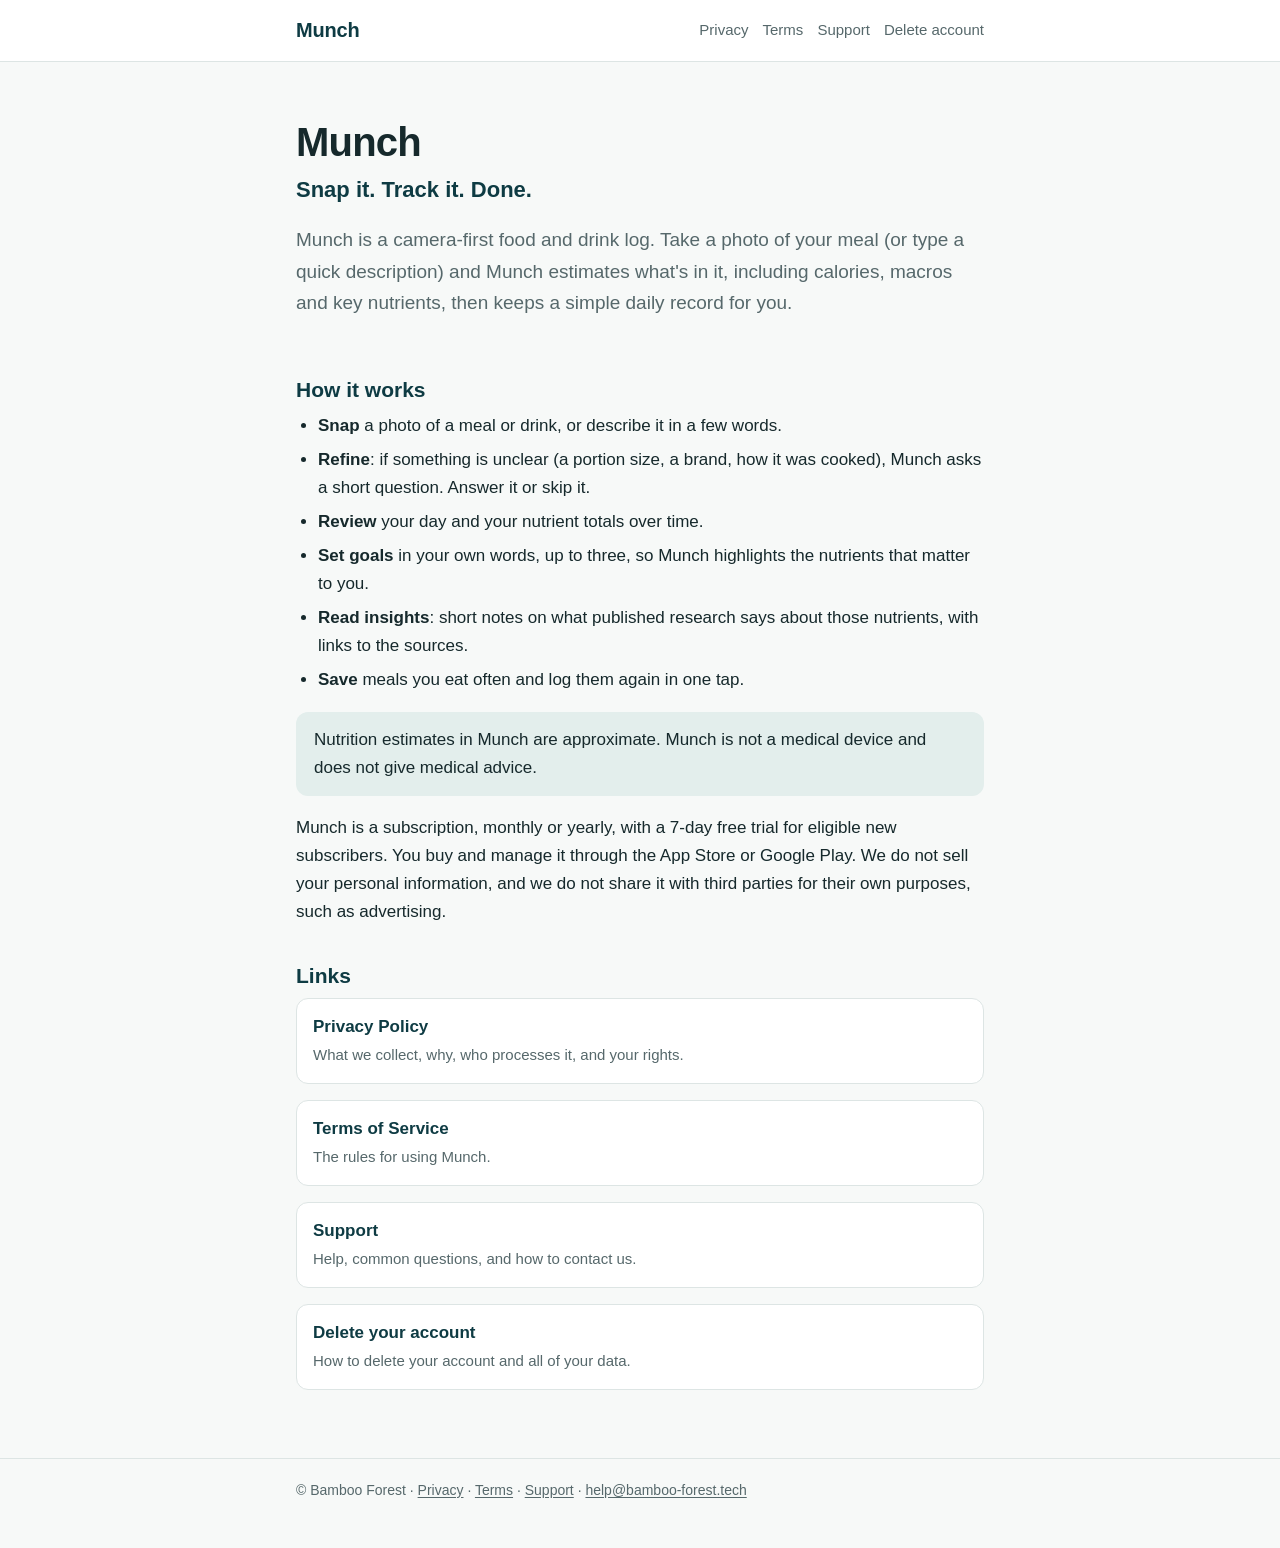
<file: index.html>
<!DOCTYPE html>
<html lang="en">
<head>
<meta charset="utf-8">
<meta name="viewport" content="width=device-width, initial-scale=1">
<title>Munch</title>
<meta name="description" content="Munch: snap a photo of what you eat or drink and get an approximate nutrition estimate. Snap it. Track it. Done.">
<meta name="color-scheme" content="light dark">
<link rel="stylesheet" href="style.css">
</head>
<body>
<header class="site"><div class="wrap">
  <a class="brand" href="index.html">Munch</a>
  <nav class="site"><a href="privacy.html">Privacy</a><a href="terms.html">Terms</a><a href="support.html">Support</a><a href="delete-account.html">Delete account</a></nav>
</div></header>
<main><div class="wrap">
  <section class="hero">
    <h1>Munch</h1>
    <p class="tagline">Snap it. Track it. Done.</p>
    <p class="lead">Munch is a camera-first food and drink log. Take a photo of your meal (or type a quick description) and Munch estimates what's in it, including calories, macros and key nutrients, then keeps a simple daily record for you.</p>
  </section>

  <h2>How it works</h2>
  <ul>
    <li><strong>Snap</strong> a photo of a meal or drink, or describe it in a few words.</li>
    <li><strong>Refine</strong>: if something is unclear (a portion size, a brand, how it was cooked), Munch asks a short question. Answer it or skip it.</li>
    <li><strong>Review</strong> your day and your nutrient totals over time.</li>
    <li><strong>Set goals</strong> in your own words, up to three, so Munch highlights the nutrients that matter to you.</li>
    <li><strong>Read insights</strong>: short notes on what published research says about those nutrients, with links to the sources.</li>
    <li><strong>Save</strong> meals you eat often and log them again in one tap.</li>
  </ul>

  <div class="callout">
    <p>Nutrition estimates in Munch are approximate. Munch is not a medical device and does not give medical advice.</p>
  </div>

  <p>Munch is a subscription, monthly or yearly, with a 7-day free trial for eligible new subscribers. You buy and manage it through the App Store or Google Play. We do not sell your personal information, and we do not share it with third parties for their own purposes, such as advertising.</p>

  <h2>Links</h2>
  <ul class="links">
    <li><a href="privacy.html"><strong>Privacy Policy</strong><span>What we collect, why, who processes it, and your rights.</span></a></li>
    <li><a href="terms.html"><strong>Terms of Service</strong><span>The rules for using Munch.</span></a></li>
    <li><a href="support.html"><strong>Support</strong><span>Help, common questions, and how to contact us.</span></a></li>
    <li><a href="delete-account.html"><strong>Delete your account</strong><span>How to delete your account and all of your data.</span></a></li>
  </ul>
</div></main>
<footer class="site"><div class="wrap">
  <p>&copy; Bamboo Forest &middot; <a href="privacy.html">Privacy</a> &middot; <a href="terms.html">Terms</a> &middot; <a href="support.html">Support</a> &middot; <a href="mailto:help@bamboo-forest.tech">help@bamboo-forest.tech</a></p>
</div></footer>
</body>
</html>
</file>
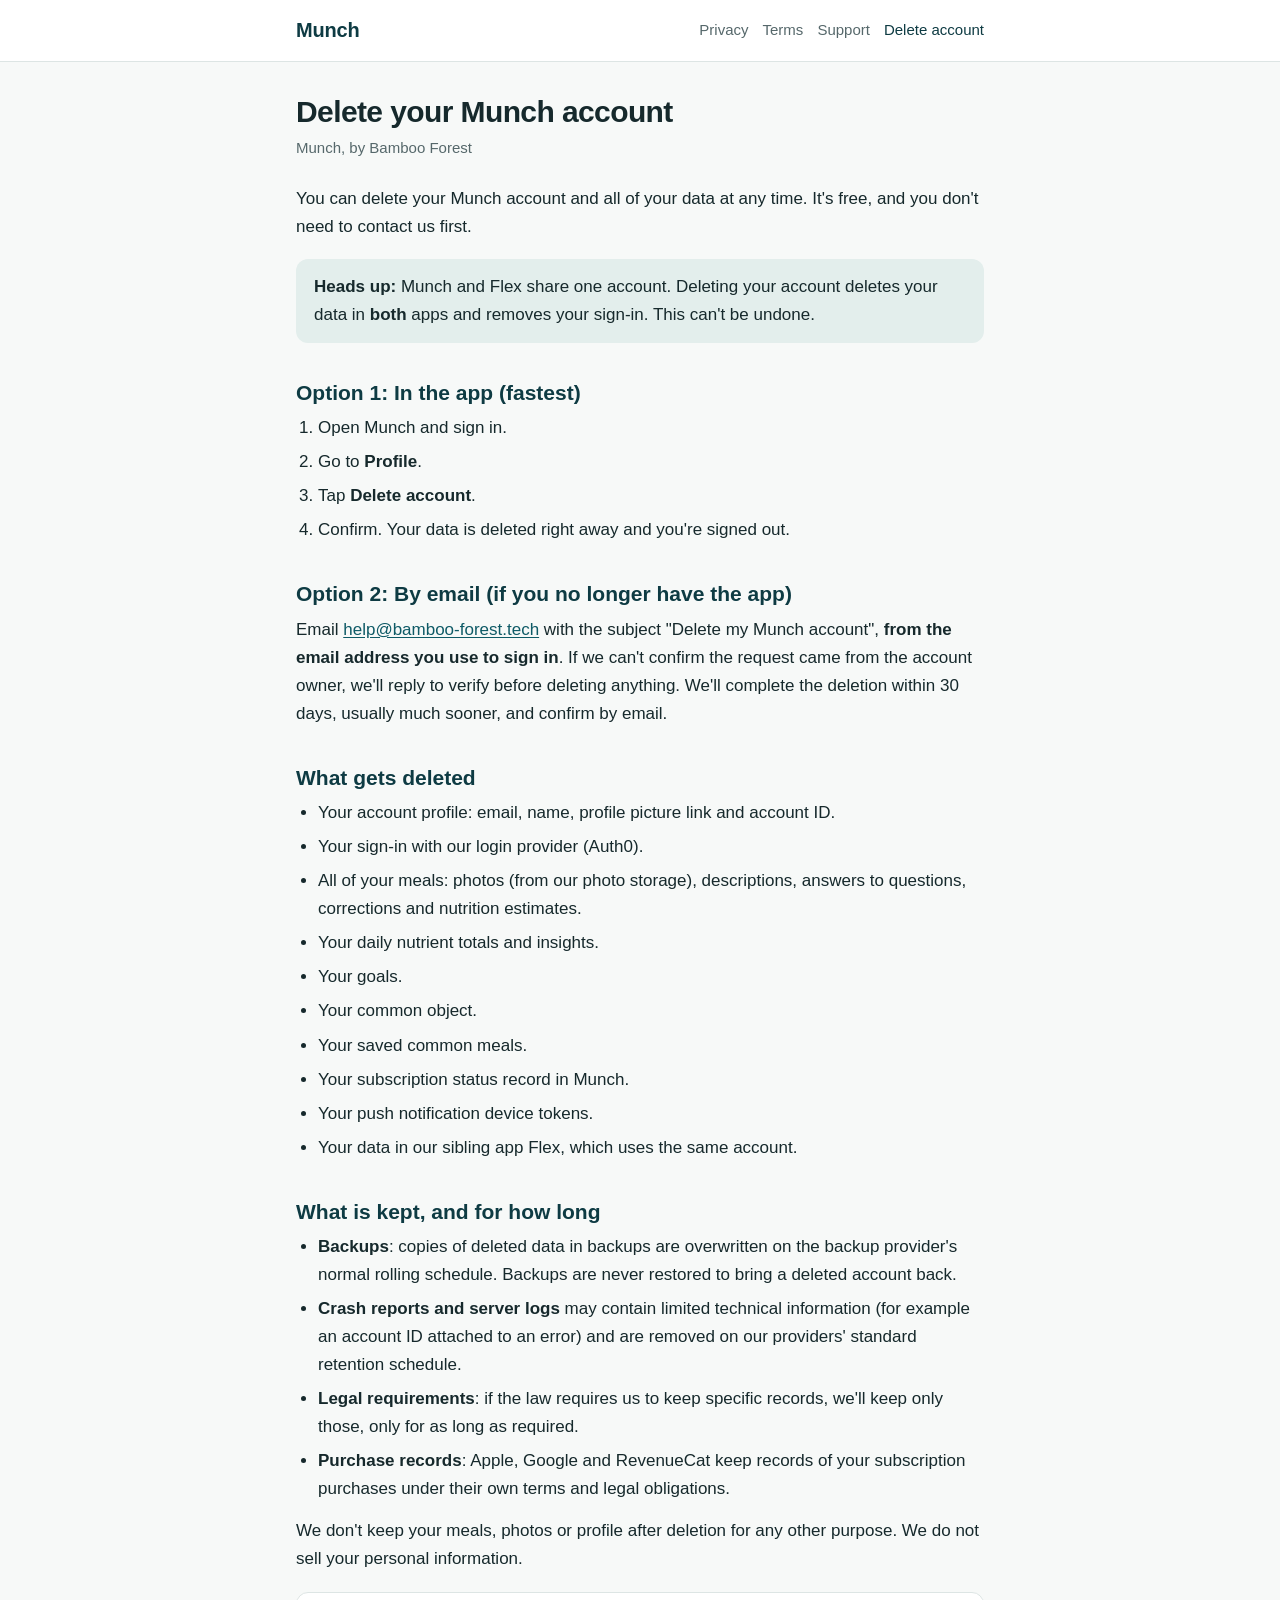
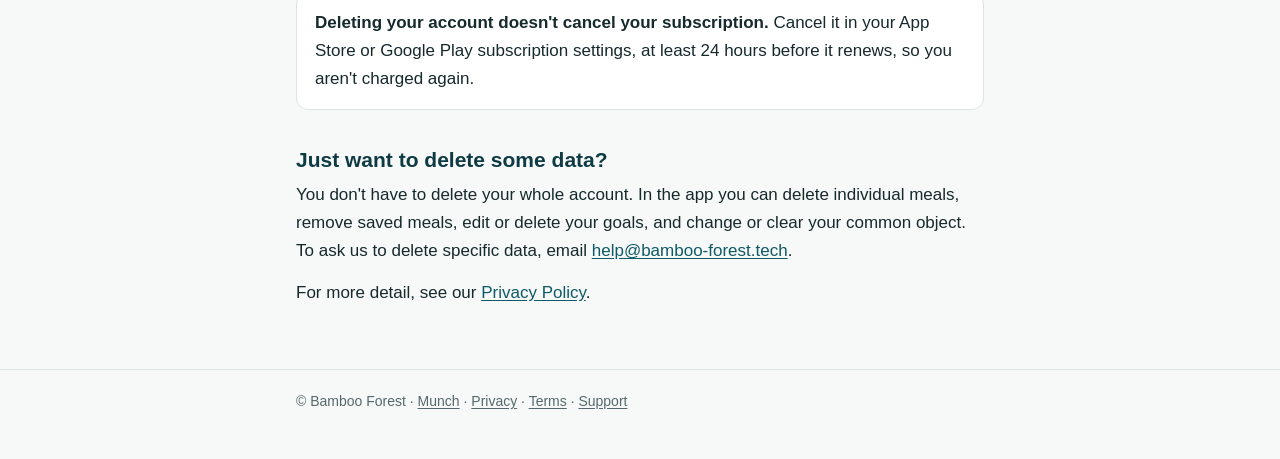
<file: delete-account.html>
<!DOCTYPE html>
<html lang="en">
<head>
<meta charset="utf-8">
<meta name="viewport" content="width=device-width, initial-scale=1">
<title>Delete Your Munch Account</title>
<meta name="description" content="How to delete your Munch account and data, what gets deleted, and when.">
<meta name="color-scheme" content="light dark">
<link rel="stylesheet" href="style.css">
</head>
<body>
<header class="site"><div class="wrap">
  <a class="brand" href="index.html">Munch</a>
  <nav class="site"><a href="privacy.html">Privacy</a><a href="terms.html">Terms</a><a href="support.html">Support</a><a href="delete-account.html" aria-current="page">Delete account</a></nav>
</div></header>
<main><div class="wrap">
  <h1>Delete your Munch account</h1>
  <p class="meta">Munch, by Bamboo Forest</p>

  <p>You can delete your Munch account and all of your data at any time. It's free, and you don't need to contact us first.</p>

  <div class="callout">
    <p><strong>Heads up:</strong> Munch and Flex share one account. Deleting your account deletes your data in <strong>both</strong> apps and removes your sign-in. This can't be undone.</p>
  </div>

  <h2>Option 1: In the app (fastest)</h2>
  <ol>
    <li>Open Munch and sign in.</li>
    <li>Go to <strong>Profile</strong>.</li>
    <li>Tap <strong>Delete account</strong>.</li>
    <li>Confirm. Your data is deleted right away and you're signed out.</li>
  </ol>

  <h2>Option 2: By email (if you no longer have the app)</h2>
  <p>Email <a href="mailto:help@bamboo-forest.tech?subject=Delete%20my%20Munch%20account">help@bamboo-forest.tech</a> with the subject "Delete my Munch account", <strong>from the email address you use to sign in</strong>. If we can't confirm the request came from the account owner, we'll reply to verify before deleting anything. We'll complete the deletion within 30 days, usually much sooner, and confirm by email.</p>

  <h2>What gets deleted</h2>
  <ul>
    <li>Your account profile: email, name, profile picture link and account ID.</li>
    <li>Your sign-in with our login provider (Auth0).</li>
    <li>All of your meals: photos (from our photo storage), descriptions, answers to questions, corrections and nutrition estimates.</li>
    <li>Your daily nutrient totals and insights.</li>
    <li>Your goals.</li>
    <li>Your common object.</li>
    <li>Your saved common meals.</li>
    <li>Your subscription status record in Munch.</li>
    <li>Your push notification device tokens.</li>
    <li>Your data in our sibling app Flex, which uses the same account.</li>
  </ul>

  <h2>What is kept, and for how long</h2>
  <ul>
    <li><strong>Backups</strong>: copies of deleted data in backups are overwritten on the backup provider's normal rolling schedule. Backups are never restored to bring a deleted account back.</li>
    <li><strong>Crash reports and server logs</strong> may contain limited technical information (for example an account ID attached to an error) and are removed on our providers' standard retention schedule.</li>
    <li><strong>Legal requirements</strong>: if the law requires us to keep specific records, we'll keep only those, only for as long as required.</li>
    <li><strong>Purchase records</strong>: Apple, Google and RevenueCat keep records of your subscription purchases under their own terms and legal obligations.</li>
  </ul>
  <p>We don't keep your meals, photos or profile after deletion for any other purpose. We do not sell your personal information.</p>

  <div class="card">
    <p><strong>Deleting your account doesn't cancel your subscription.</strong> Cancel it in your App Store or Google Play subscription settings, at least 24 hours before it renews, so you aren't charged again.</p>
  </div>

  <h2>Just want to delete some data?</h2>
  <p>You don't have to delete your whole account. In the app you can delete individual meals, remove saved meals, edit or delete your goals, and change or clear your common object. To ask us to delete specific data, email <a href="mailto:help@bamboo-forest.tech">help@bamboo-forest.tech</a>.</p>

  <p>For more detail, see our <a href="privacy.html">Privacy Policy</a>.</p>
</div></main>
<footer class="site"><div class="wrap">
  <p>&copy; Bamboo Forest &middot; <a href="index.html">Munch</a> &middot; <a href="privacy.html">Privacy</a> &middot; <a href="terms.html">Terms</a> &middot; <a href="support.html">Support</a></p>
</div></footer>
</body>
</html>
</file>
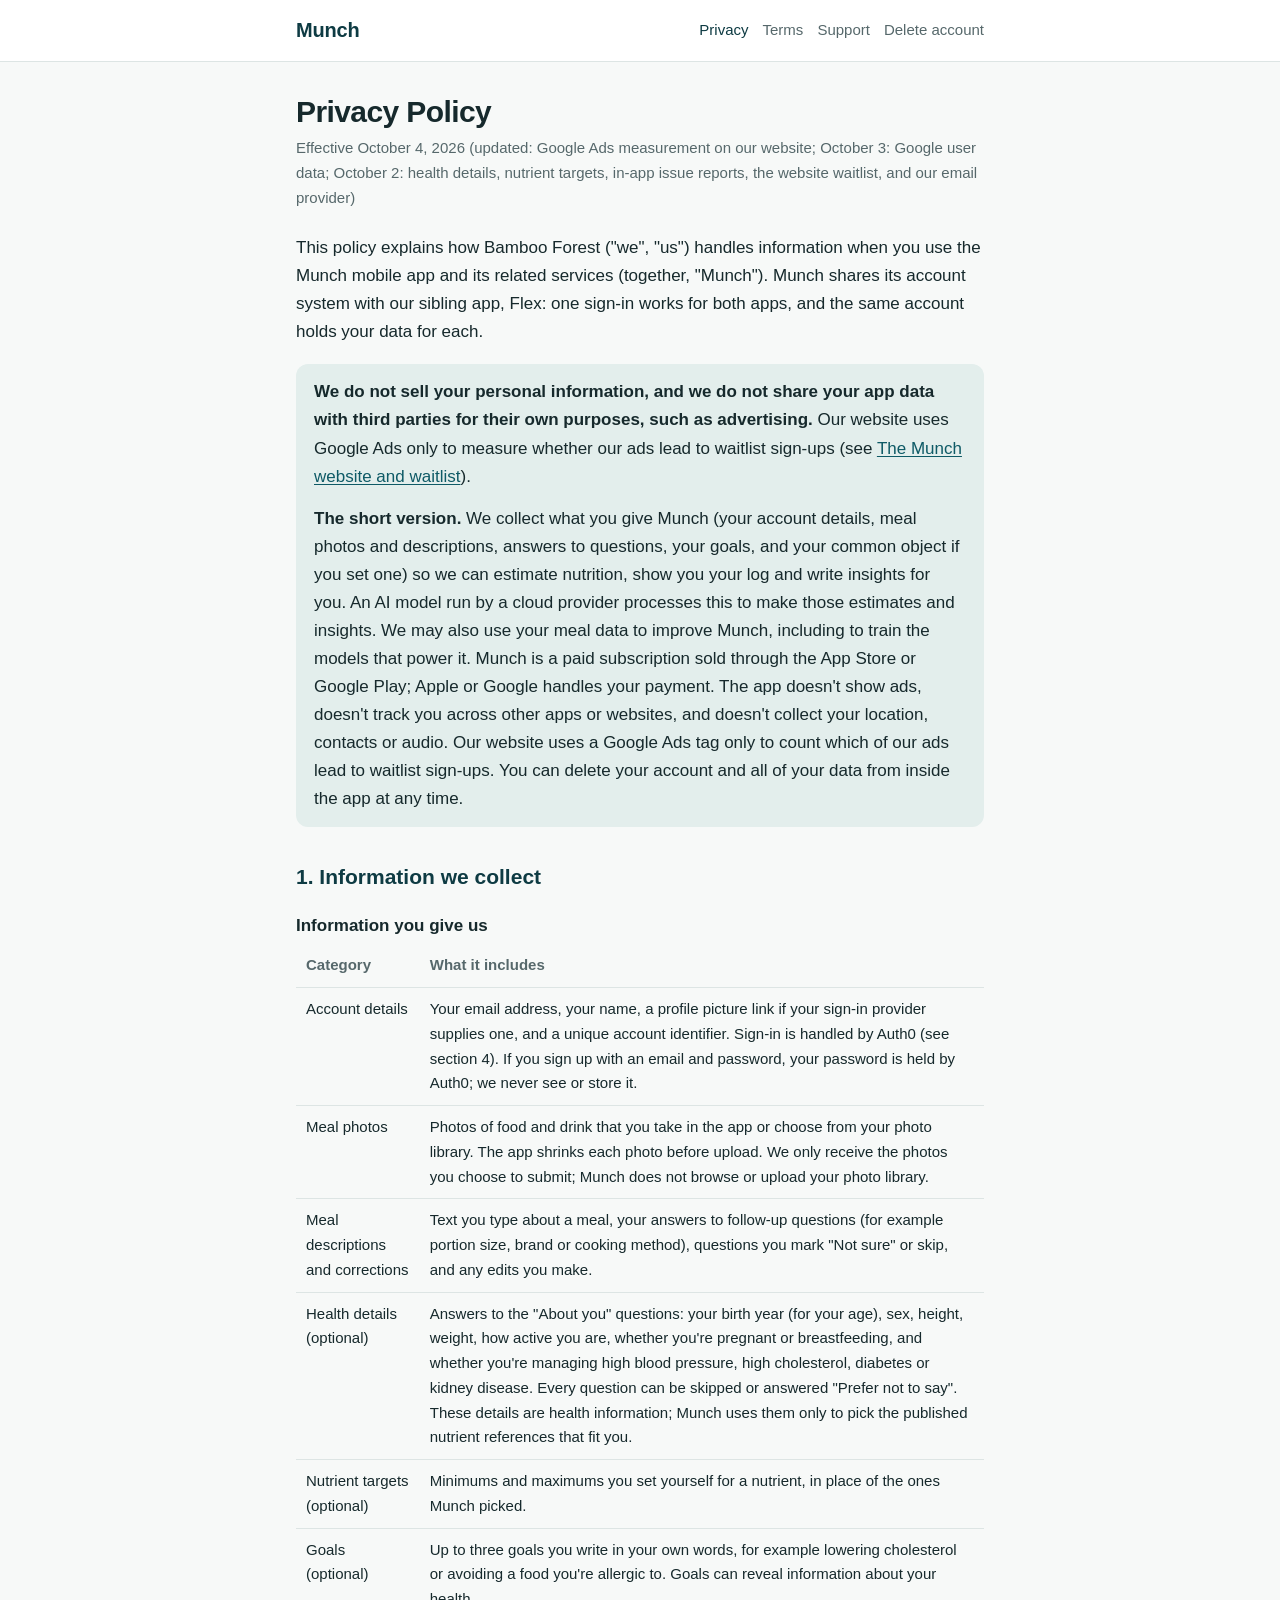
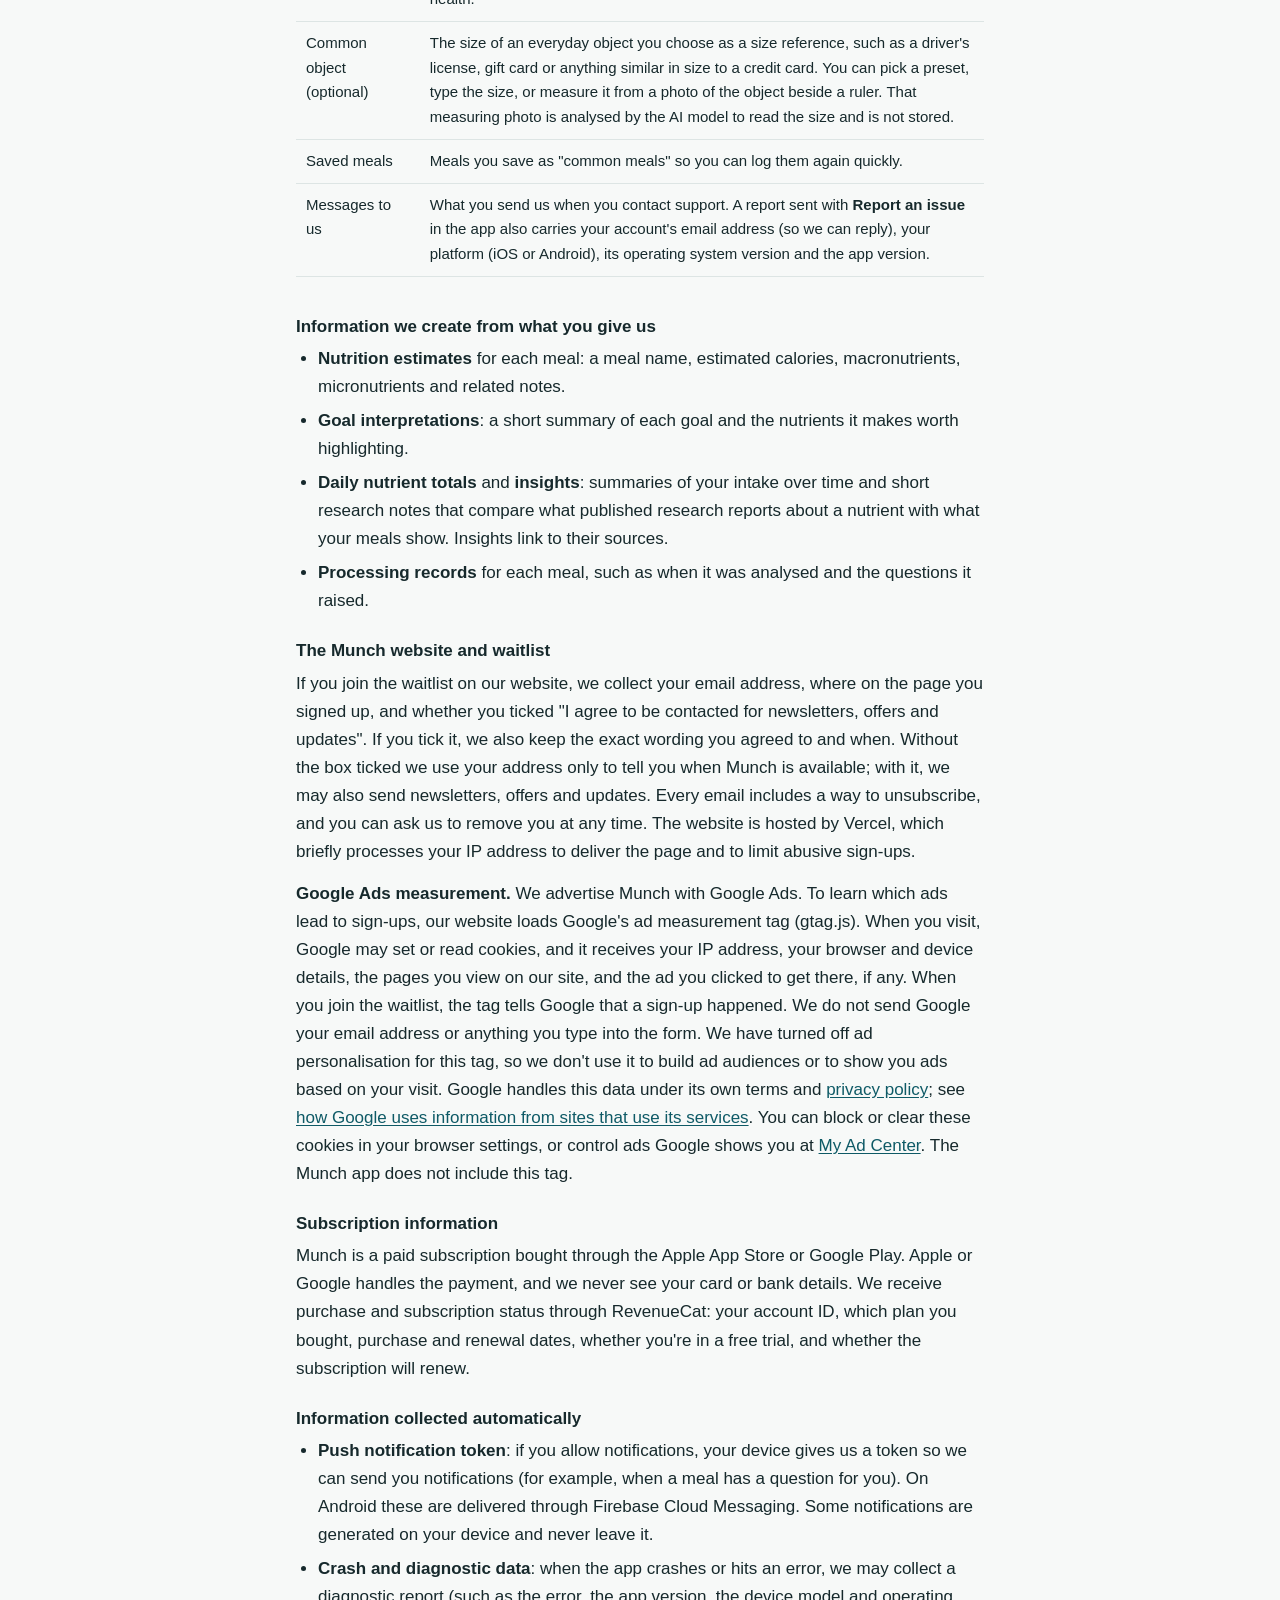
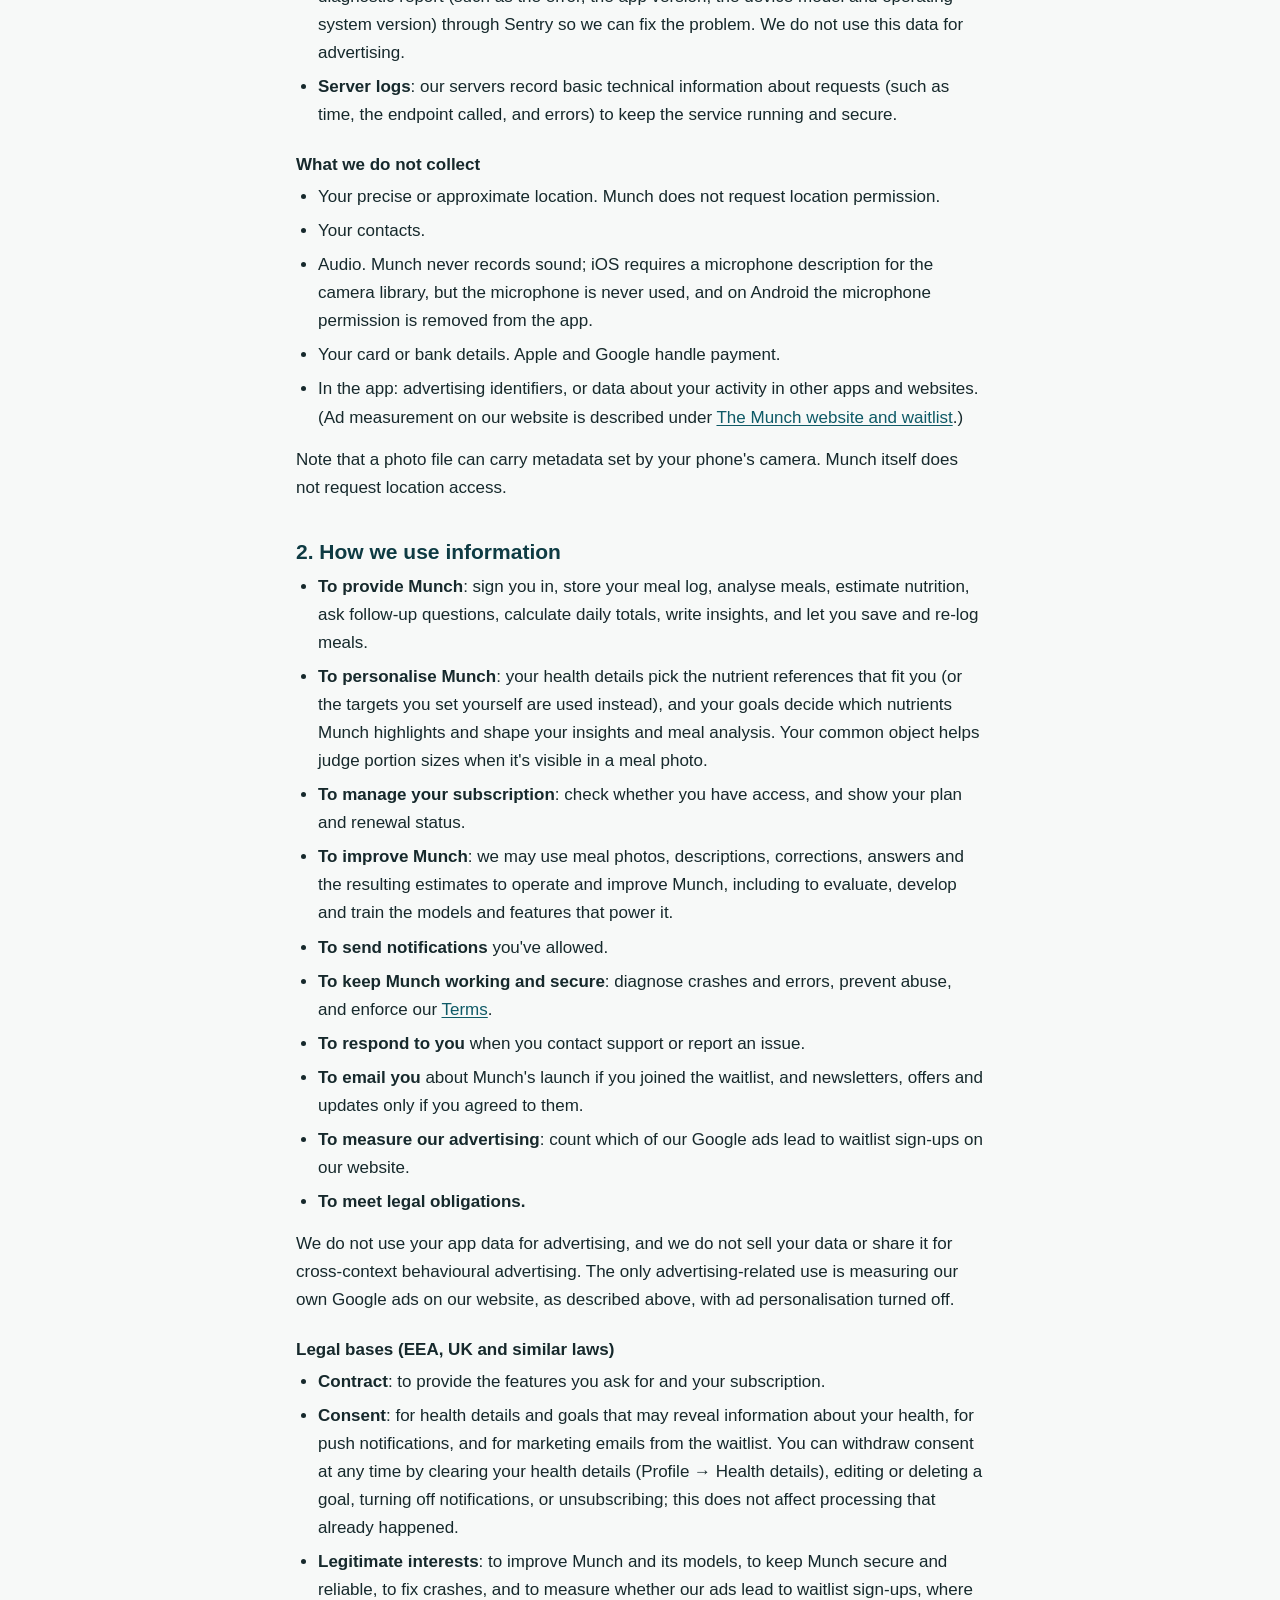
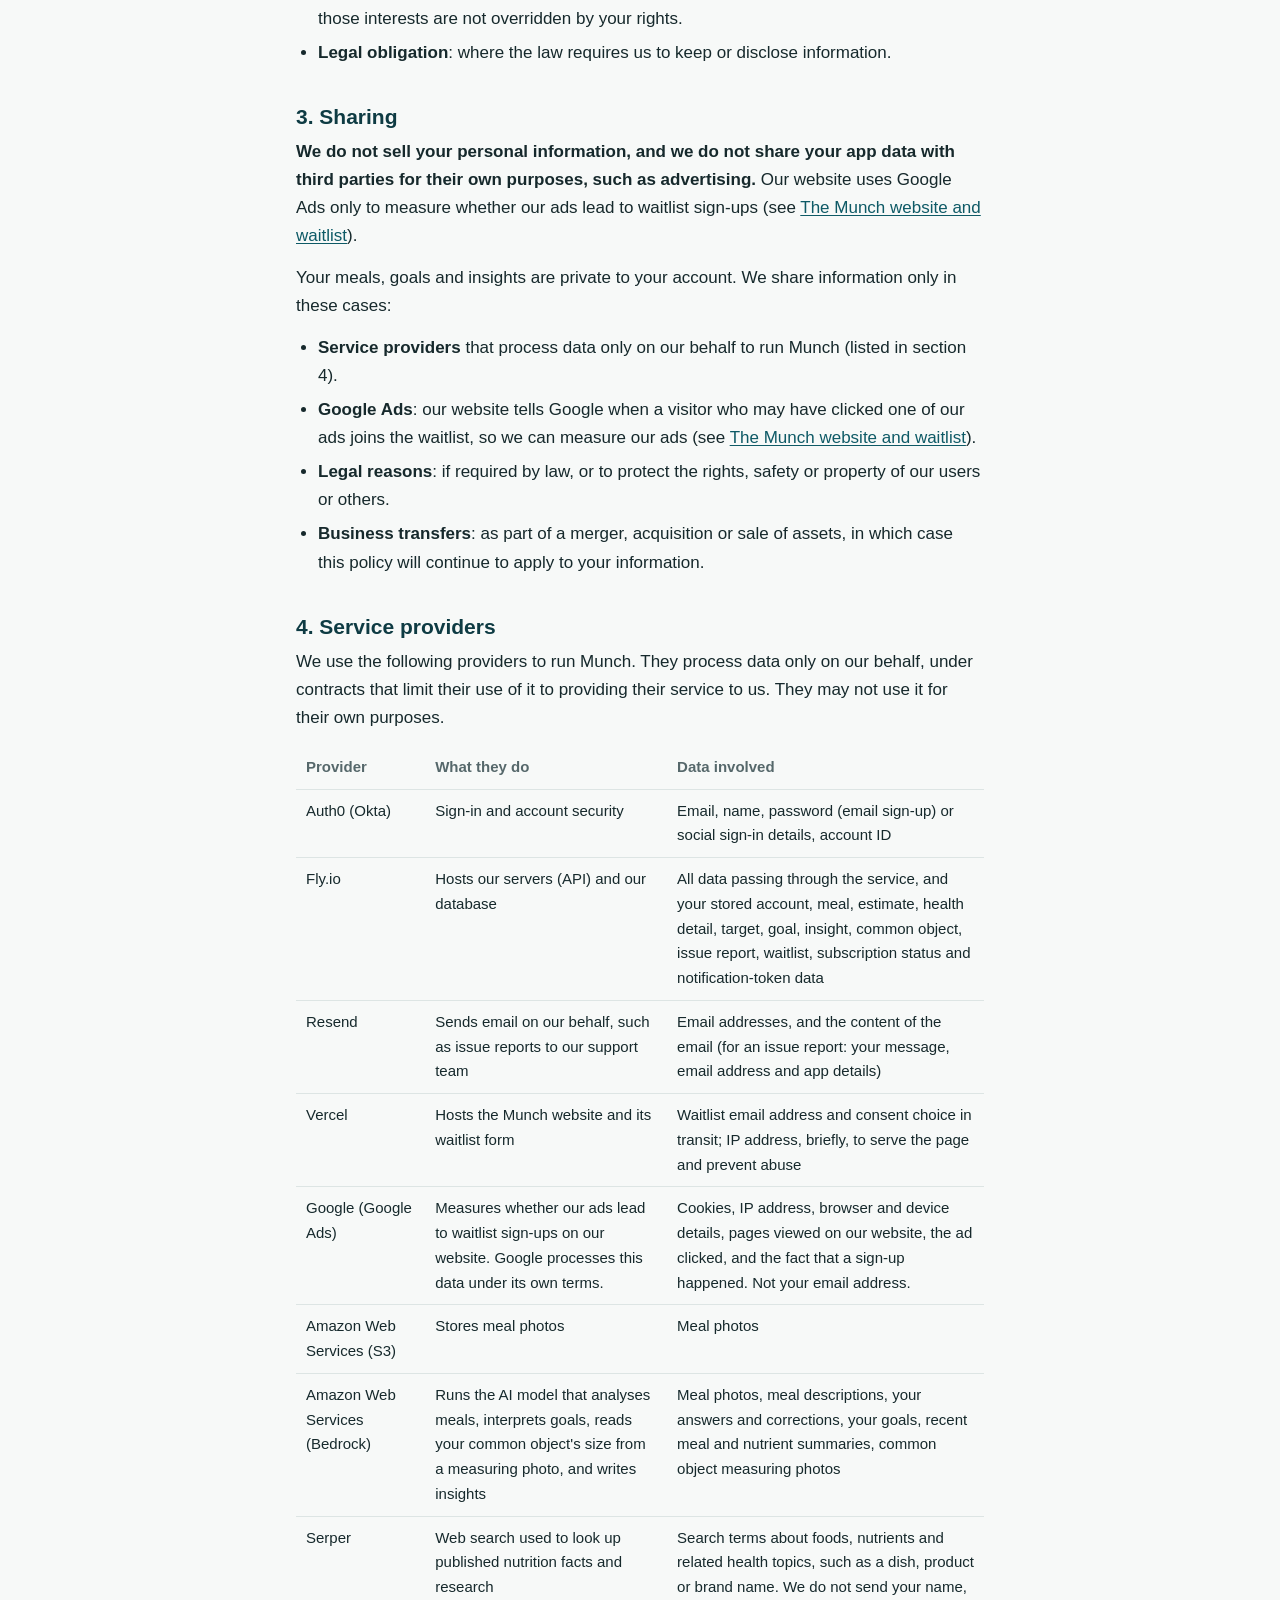
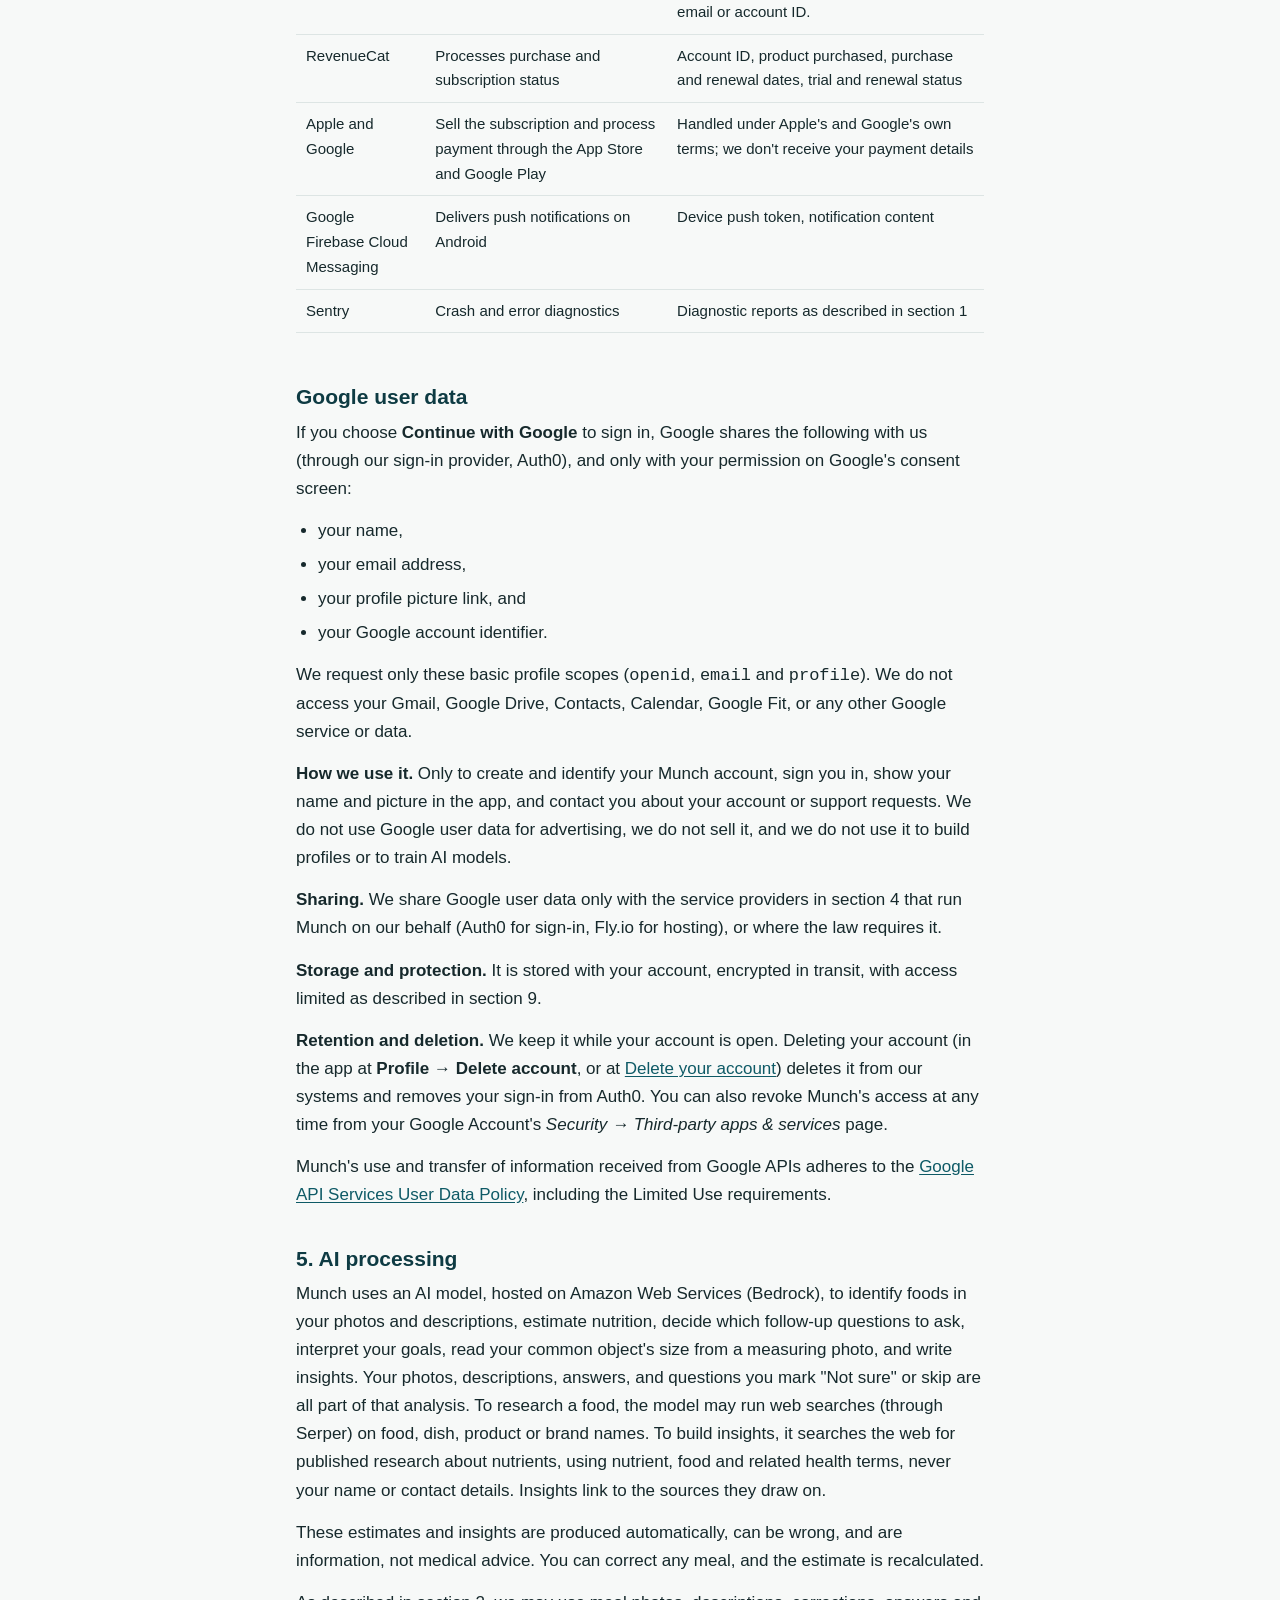
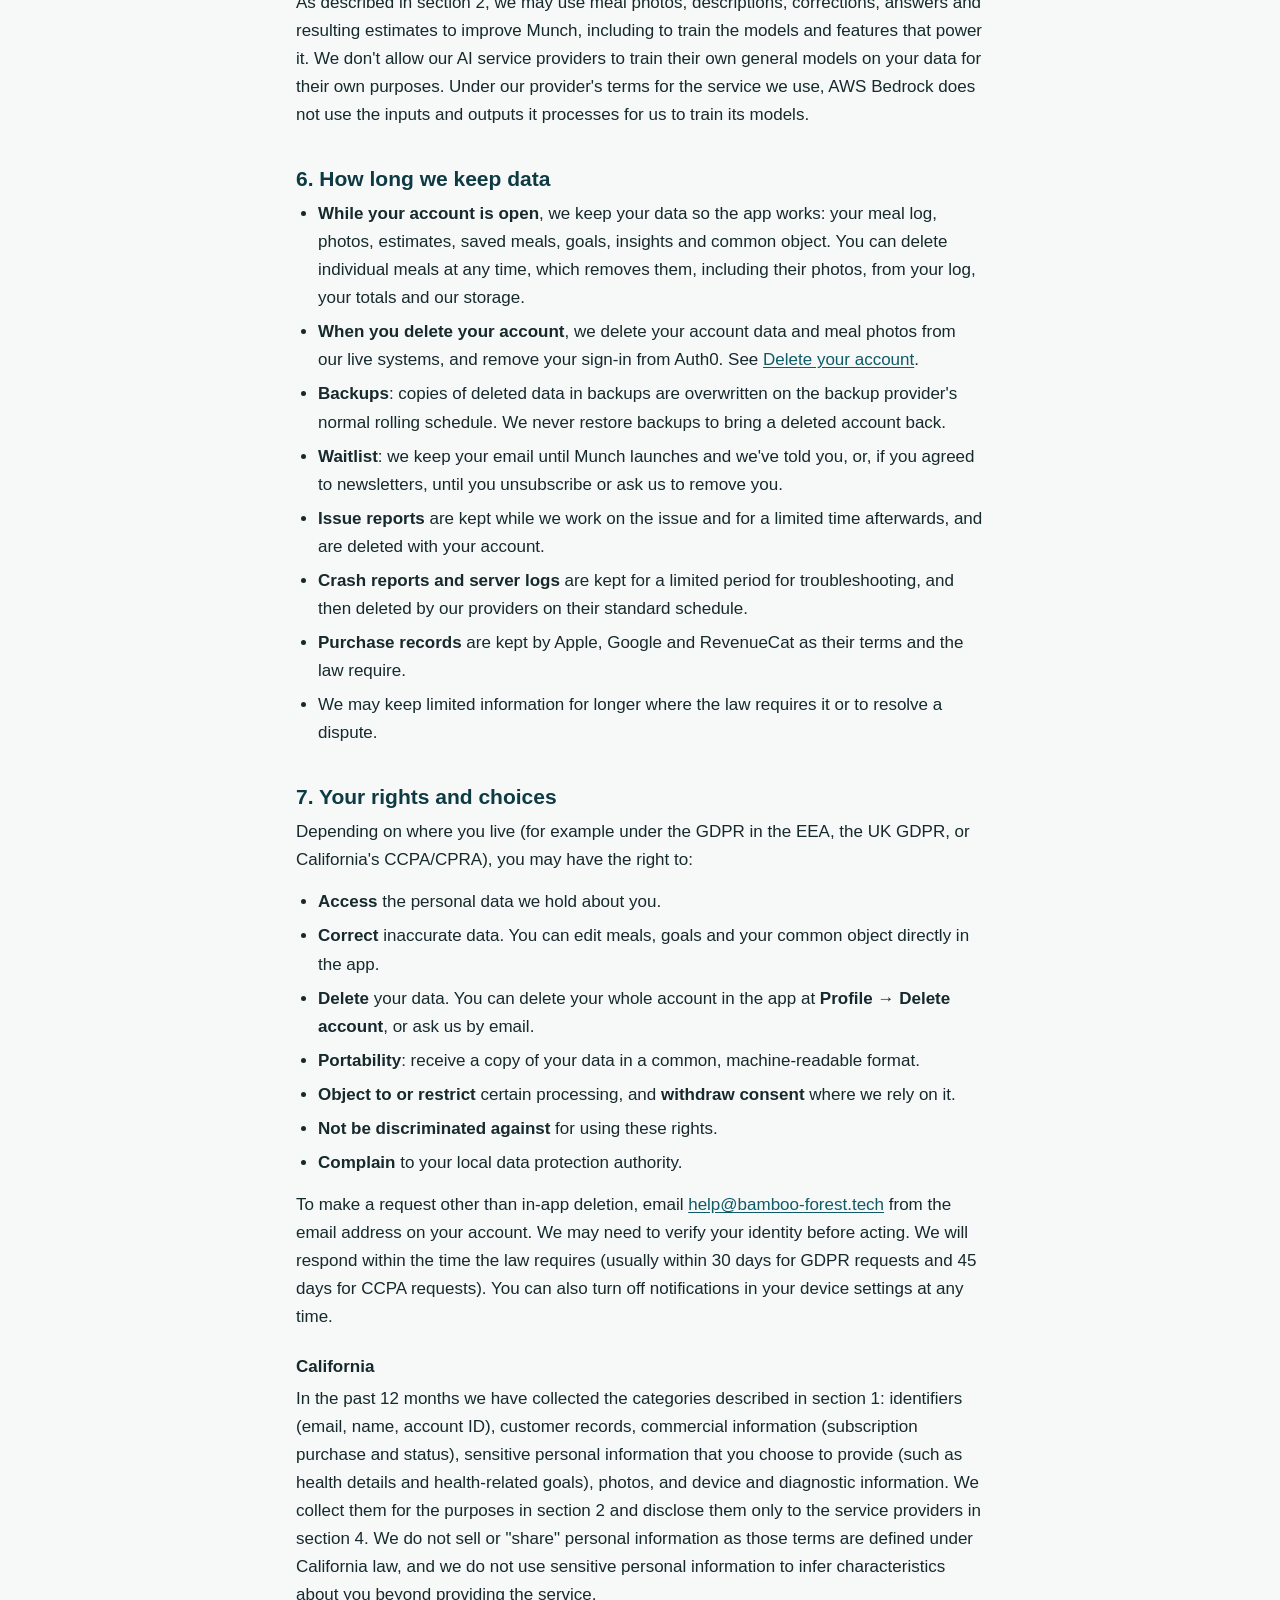
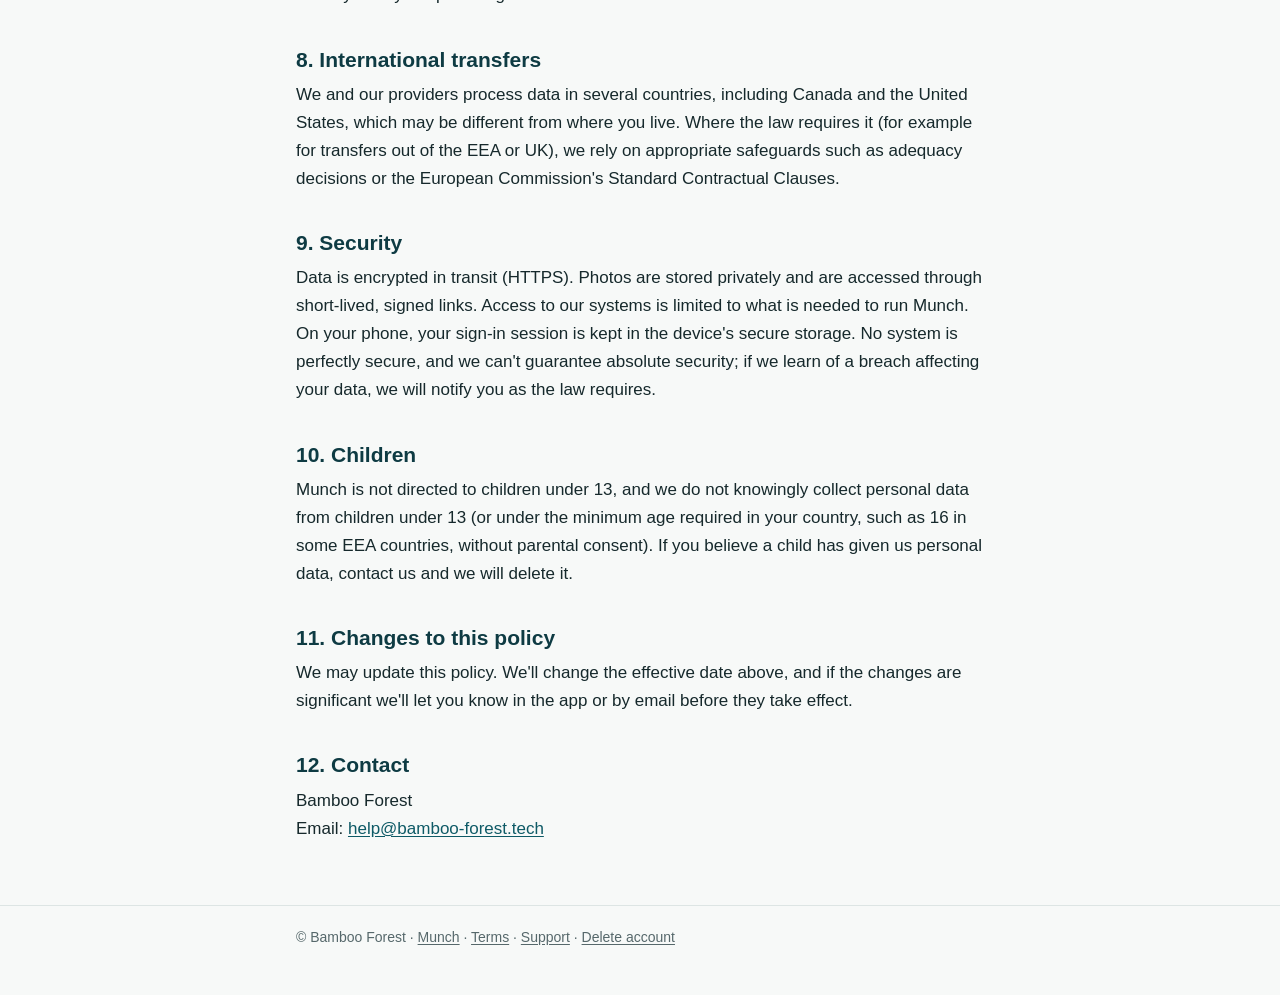
<file: privacy.html>
<!DOCTYPE html>
<html lang="en">
<head>
<meta charset="utf-8">
<meta name="viewport" content="width=device-width, initial-scale=1">
<title>Munch Privacy Policy</title>
<meta name="description" content="How Munch collects, uses, shares and protects your information, and the choices and rights you have.">
<meta name="color-scheme" content="light dark">
<link rel="stylesheet" href="style.css">
</head>
<body>
<header class="site"><div class="wrap">
  <a class="brand" href="index.html">Munch</a>
  <nav class="site"><a href="privacy.html" aria-current="page">Privacy</a><a href="terms.html">Terms</a><a href="support.html">Support</a><a href="delete-account.html">Delete account</a></nav>
</div></header>
<main><div class="wrap">
  <h1>Privacy Policy</h1>
  <p class="meta">Effective October 4, 2026 (updated: Google Ads measurement on our website; October 3: Google user data; October 2: health details, nutrient targets, in-app issue reports, the website waitlist, and our email provider)</p>

  <p>This policy explains how Bamboo Forest ("we", "us") handles information when you use the Munch mobile app and its related services (together, "Munch"). Munch shares its account system with our sibling app, Flex: one sign-in works for both apps, and the same account holds your data for each.</p>

  <div class="callout">
    <p><strong>We do not sell your personal information, and we do not share your app data with third parties for their own purposes, such as advertising.</strong> Our website uses Google Ads only to measure whether our ads lead to waitlist sign-ups (see <a href="#website">The Munch website and waitlist</a>).</p>
    <p><strong>The short version.</strong> We collect what you give Munch (your account details, meal photos and descriptions, answers to questions, your goals, and your common object if you set one) so we can estimate nutrition, show you your log and write insights for you. An AI model run by a cloud provider processes this to make those estimates and insights. We may also use your meal data to improve Munch, including to train the models that power it. Munch is a paid subscription sold through the App Store or Google Play; Apple or Google handles your payment. The app doesn't show ads, doesn't track you across other apps or websites, and doesn't collect your location, contacts or audio. Our website uses a Google Ads tag only to count which of our ads lead to waitlist sign-ups. You can delete your account and all of your data from inside the app at any time.</p>
  </div>

  <h2>1. Information we collect</h2>

  <h3>Information you give us</h3>
  <div class="table-scroll"><table>
    <thead><tr><th>Category</th><th>What it includes</th></tr></thead>
    <tbody>
      <tr><td>Account details</td><td>Your email address, your name, a profile picture link if your sign-in provider supplies one, and a unique account identifier. Sign-in is handled by Auth0 (see section 4). If you sign up with an email and password, your password is held by Auth0; we never see or store it.</td></tr>
      <tr><td>Meal photos</td><td>Photos of food and drink that you take in the app or choose from your photo library. The app shrinks each photo before upload. We only receive the photos you choose to submit; Munch does not browse or upload your photo library.</td></tr>
      <tr><td>Meal descriptions and corrections</td><td>Text you type about a meal, your answers to follow-up questions (for example portion size, brand or cooking method), questions you mark "Not sure" or skip, and any edits you make.</td></tr>
      <tr><td>Health details (optional)</td><td>Answers to the "About you" questions: your birth year (for your age), sex, height, weight, how active you are, whether you're pregnant or breastfeeding, and whether you're managing high blood pressure, high cholesterol, diabetes or kidney disease. Every question can be skipped or answered "Prefer not to say". These details are health information; Munch uses them only to pick the published nutrient references that fit you.</td></tr>
      <tr><td>Nutrient targets (optional)</td><td>Minimums and maximums you set yourself for a nutrient, in place of the ones Munch picked.</td></tr>
      <tr><td>Goals (optional)</td><td>Up to three goals you write in your own words, for example lowering cholesterol or avoiding a food you're allergic to. Goals can reveal information about your health.</td></tr>
      <tr><td>Common object (optional)</td><td>The size of an everyday object you choose as a size reference, such as a driver's license, gift card or anything similar in size to a credit card. You can pick a preset, type the size, or measure it from a photo of the object beside a ruler. That measuring photo is analysed by the AI model to read the size and is not stored.</td></tr>
      <tr><td>Saved meals</td><td>Meals you save as "common meals" so you can log them again quickly.</td></tr>
      <tr><td>Messages to us</td><td>What you send us when you contact support. A report sent with <strong>Report an issue</strong> in the app also carries your account's email address (so we can reply), your platform (iOS or Android), its operating system version and the app version.</td></tr>
    </tbody>
  </table></div>

  <h3>Information we create from what you give us</h3>
  <ul>
    <li><strong>Nutrition estimates</strong> for each meal: a meal name, estimated calories, macronutrients, micronutrients and related notes.</li>
    <li><strong>Goal interpretations</strong>: a short summary of each goal and the nutrients it makes worth highlighting.</li>
    <li><strong>Daily nutrient totals</strong> and <strong>insights</strong>: summaries of your intake over time and short research notes that compare what published research reports about a nutrient with what your meals show. Insights link to their sources.</li>
    <li><strong>Processing records</strong> for each meal, such as when it was analysed and the questions it raised.</li>
  </ul>

  <h3 id="website">The Munch website and waitlist</h3>
  <p>If you join the waitlist on our website, we collect your email address, where on the page you signed up, and whether you ticked "I agree to be contacted for newsletters, offers and updates". If you tick it, we also keep the exact wording you agreed to and when. Without the box ticked we use your address only to tell you when Munch is available; with it, we may also send newsletters, offers and updates. Every email includes a way to unsubscribe, and you can ask us to remove you at any time. The website is hosted by Vercel, which briefly processes your IP address to deliver the page and to limit abusive sign-ups.</p>
  <p><strong>Google Ads measurement.</strong> We advertise Munch with Google Ads. To learn which ads lead to sign-ups, our website loads Google's ad measurement tag (gtag.js). When you visit, Google may set or read cookies, and it receives your IP address, your browser and device details, the pages you view on our site, and the ad you clicked to get there, if any. When you join the waitlist, the tag tells Google that a sign-up happened. We do not send Google your email address or anything you type into the form. We have turned off ad personalisation for this tag, so we don't use it to build ad audiences or to show you ads based on your visit. Google handles this data under its own terms and <a href="https://policies.google.com/privacy">privacy policy</a>; see <a href="https://policies.google.com/technologies/partner-sites">how Google uses information from sites that use its services</a>. You can block or clear these cookies in your browser settings, or control ads Google shows you at <a href="https://myadcenter.google.com/">My Ad Center</a>. The Munch app does not include this tag.</p>

  <h3>Subscription information</h3>
  <p>Munch is a paid subscription bought through the Apple App Store or Google Play. Apple or Google handles the payment, and we never see your card or bank details. We receive purchase and subscription status through RevenueCat: your account ID, which plan you bought, purchase and renewal dates, whether you're in a free trial, and whether the subscription will renew.</p>

  <h3>Information collected automatically</h3>
  <ul>
    <li><strong>Push notification token</strong>: if you allow notifications, your device gives us a token so we can send you notifications (for example, when a meal has a question for you). On Android these are delivered through Firebase Cloud Messaging. Some notifications are generated on your device and never leave it.</li>
    <li><strong>Crash and diagnostic data</strong>: when the app crashes or hits an error, we may collect a diagnostic report (such as the error, the app version, the device model and operating system version) through Sentry so we can fix the problem. We do not use this data for advertising.</li>
    <li><strong>Server logs</strong>: our servers record basic technical information about requests (such as time, the endpoint called, and errors) to keep the service running and secure.</li>
  </ul>

  <h3>What we do not collect</h3>
  <ul>
    <li>Your precise or approximate location. Munch does not request location permission.</li>
    <li>Your contacts.</li>
    <li>Audio. Munch never records sound; iOS requires a microphone description for the camera library, but the microphone is never used, and on Android the microphone permission is removed from the app.</li>
    <li>Your card or bank details. Apple and Google handle payment.</li>
    <li>In the app: advertising identifiers, or data about your activity in other apps and websites. (Ad measurement on our website is described under <a href="#website">The Munch website and waitlist</a>.)</li>
  </ul>
  <p>Note that a photo file can carry metadata set by your phone's camera. Munch itself does not request location access.</p>

  <h2>2. How we use information</h2>
  <ul>
    <li><strong>To provide Munch</strong>: sign you in, store your meal log, analyse meals, estimate nutrition, ask follow-up questions, calculate daily totals, write insights, and let you save and re-log meals.</li>
    <li><strong>To personalise Munch</strong>: your health details pick the nutrient references that fit you (or the targets you set yourself are used instead), and your goals decide which nutrients Munch highlights and shape your insights and meal analysis. Your common object helps judge portion sizes when it's visible in a meal photo.</li>
    <li><strong>To manage your subscription</strong>: check whether you have access, and show your plan and renewal status.</li>
    <li><strong>To improve Munch</strong>: we may use meal photos, descriptions, corrections, answers and the resulting estimates to operate and improve Munch, including to evaluate, develop and train the models and features that power it.</li>
    <li><strong>To send notifications</strong> you've allowed.</li>
    <li><strong>To keep Munch working and secure</strong>: diagnose crashes and errors, prevent abuse, and enforce our <a href="terms.html">Terms</a>.</li>
    <li><strong>To respond to you</strong> when you contact support or report an issue.</li>
    <li><strong>To email you</strong> about Munch's launch if you joined the waitlist, and newsletters, offers and updates only if you agreed to them.</li>
    <li><strong>To measure our advertising</strong>: count which of our Google ads lead to waitlist sign-ups on our website.</li>
    <li><strong>To meet legal obligations.</strong></li>
  </ul>
  <p>We do not use your app data for advertising, and we do not sell your data or share it for cross-context behavioural advertising. The only advertising-related use is measuring our own Google ads on our website, as described above, with ad personalisation turned off.</p>

  <h3>Legal bases (EEA, UK and similar laws)</h3>
  <ul>
    <li><strong>Contract</strong>: to provide the features you ask for and your subscription.</li>
    <li><strong>Consent</strong>: for health details and goals that may reveal information about your health, for push notifications, and for marketing emails from the waitlist. You can withdraw consent at any time by clearing your health details (Profile &rarr; Health details), editing or deleting a goal, turning off notifications, or unsubscribing; this does not affect processing that already happened.</li>
    <li><strong>Legitimate interests</strong>: to improve Munch and its models, to keep Munch secure and reliable, to fix crashes, and to measure whether our ads lead to waitlist sign-ups, where those interests are not overridden by your rights.</li>
    <li><strong>Legal obligation</strong>: where the law requires us to keep or disclose information.</li>
  </ul>

  <h2>3. Sharing</h2>
  <p><strong>We do not sell your personal information, and we do not share your app data with third parties for their own purposes, such as advertising.</strong> Our website uses Google Ads only to measure whether our ads lead to waitlist sign-ups (see <a href="#website">The Munch website and waitlist</a>).</p>
  <p>Your meals, goals and insights are private to your account. We share information only in these cases:</p>
  <ul>
    <li><strong>Service providers</strong> that process data only on our behalf to run Munch (listed in section 4).</li>
    <li><strong>Google Ads</strong>: our website tells Google when a visitor who may have clicked one of our ads joins the waitlist, so we can measure our ads (see <a href="#website">The Munch website and waitlist</a>).</li>
    <li><strong>Legal reasons</strong>: if required by law, or to protect the rights, safety or property of our users or others.</li>
    <li><strong>Business transfers</strong>: as part of a merger, acquisition or sale of assets, in which case this policy will continue to apply to your information.</li>
  </ul>

  <h2>4. Service providers</h2>
  <p>We use the following providers to run Munch. They process data only on our behalf, under contracts that limit their use of it to providing their service to us. They may not use it for their own purposes.</p>
  <div class="table-scroll"><table>
    <thead><tr><th>Provider</th><th>What they do</th><th>Data involved</th></tr></thead>
    <tbody>
      <tr><td>Auth0 (Okta)</td><td>Sign-in and account security</td><td>Email, name, password (email sign-up) or social sign-in details, account ID</td></tr>
      <tr><td>Fly.io</td><td>Hosts our servers (API) and our database</td><td>All data passing through the service, and your stored account, meal, estimate, health detail, target, goal, insight, common object, issue report, waitlist, subscription status and notification-token data</td></tr>
      <tr><td>Resend</td><td>Sends email on our behalf, such as issue reports to our support team</td><td>Email addresses, and the content of the email (for an issue report: your message, email address and app details)</td></tr>
      <tr><td>Vercel</td><td>Hosts the Munch website and its waitlist form</td><td>Waitlist email address and consent choice in transit; IP address, briefly, to serve the page and prevent abuse</td></tr>
      <tr><td>Google (Google Ads)</td><td>Measures whether our ads lead to waitlist sign-ups on our website. Google processes this data under its own terms.</td><td>Cookies, IP address, browser and device details, pages viewed on our website, the ad clicked, and the fact that a sign-up happened. Not your email address.</td></tr>
      <tr><td>Amazon Web Services (S3)</td><td>Stores meal photos</td><td>Meal photos</td></tr>
      <tr><td>Amazon Web Services (Bedrock)</td><td>Runs the AI model that analyses meals, interprets goals, reads your common object's size from a measuring photo, and writes insights</td><td>Meal photos, meal descriptions, your answers and corrections, your goals, recent meal and nutrient summaries, common object measuring photos</td></tr>
      <tr><td>Serper</td><td>Web search used to look up published nutrition facts and research</td><td>Search terms about foods, nutrients and related health topics, such as a dish, product or brand name. We do not send your name, email or account ID.</td></tr>
      <tr><td>RevenueCat</td><td>Processes purchase and subscription status</td><td>Account ID, product purchased, purchase and renewal dates, trial and renewal status</td></tr>
      <tr><td>Apple and Google</td><td>Sell the subscription and process payment through the App Store and Google Play</td><td>Handled under Apple's and Google's own terms; we don't receive your payment details</td></tr>
      <tr><td>Google Firebase Cloud Messaging</td><td>Delivers push notifications on Android</td><td>Device push token, notification content</td></tr>
      <tr><td>Sentry</td><td>Crash and error diagnostics</td><td>Diagnostic reports as described in section 1</td></tr>
    </tbody>
  </table></div>

  <h2>Google user data</h2>
  <p>If you choose <strong>Continue with Google</strong> to sign in, Google shares the following with us (through our sign-in provider, Auth0), and only with your permission on Google's consent screen:</p>
  <ul>
    <li>your name,</li>
    <li>your email address,</li>
    <li>your profile picture link, and</li>
    <li>your Google account identifier.</li>
  </ul>
  <p>We request only these basic profile scopes (<code>openid</code>, <code>email</code> and <code>profile</code>). We do not access your Gmail, Google Drive, Contacts, Calendar, Google Fit, or any other Google service or data.</p>
  <p><strong>How we use it.</strong> Only to create and identify your Munch account, sign you in, show your name and picture in the app, and contact you about your account or support requests. We do not use Google user data for advertising, we do not sell it, and we do not use it to build profiles or to train AI models.</p>
  <p><strong>Sharing.</strong> We share Google user data only with the service providers in section 4 that run Munch on our behalf (Auth0 for sign-in, Fly.io for hosting), or where the law requires it.</p>
  <p><strong>Storage and protection.</strong> It is stored with your account, encrypted in transit, with access limited as described in section 9.</p>
  <p><strong>Retention and deletion.</strong> We keep it while your account is open. Deleting your account (in the app at <strong>Profile &rarr; Delete account</strong>, or at <a href="delete-account.html">Delete your account</a>) deletes it from our systems and removes your sign-in from Auth0. You can also revoke Munch's access at any time from your Google Account's <em>Security &rarr; Third-party apps &amp; services</em> page.</p>
  <p>Munch's use and transfer of information received from Google APIs adheres to the <a href="https://developers.google.com/terms/api-services-user-data-policy">Google API Services User Data Policy</a>, including the Limited Use requirements.</p>

  <h2>5. AI processing</h2>
  <p>Munch uses an AI model, hosted on Amazon Web Services (Bedrock), to identify foods in your photos and descriptions, estimate nutrition, decide which follow-up questions to ask, interpret your goals, read your common object's size from a measuring photo, and write insights. Your photos, descriptions, answers, and questions you mark "Not sure" or skip are all part of that analysis. To research a food, the model may run web searches (through Serper) on food, dish, product or brand names. To build insights, it searches the web for published research about nutrients, using nutrient, food and related health terms, never your name or contact details. Insights link to the sources they draw on.</p>
  <p>These estimates and insights are produced automatically, can be wrong, and are information, not medical advice. You can correct any meal, and the estimate is recalculated.</p>
  <p>As described in section 2, we may use meal photos, descriptions, corrections, answers and resulting estimates to improve Munch, including to train the models and features that power it. We don't allow our AI service providers to train their own general models on your data for their own purposes. Under our provider's terms for the service we use, AWS Bedrock does not use the inputs and outputs it processes for us to train its models.</p>

  <h2>6. How long we keep data</h2>
  <ul>
    <li><strong>While your account is open</strong>, we keep your data so the app works: your meal log, photos, estimates, saved meals, goals, insights and common object. You can delete individual meals at any time, which removes them, including their photos, from your log, your totals and our storage.</li>
    <li><strong>When you delete your account</strong>, we delete your account data and meal photos from our live systems, and remove your sign-in from Auth0. See <a href="delete-account.html">Delete your account</a>.</li>
    <li><strong>Backups</strong>: copies of deleted data in backups are overwritten on the backup provider's normal rolling schedule. We never restore backups to bring a deleted account back.</li>
    <li><strong>Waitlist</strong>: we keep your email until Munch launches and we've told you, or, if you agreed to newsletters, until you unsubscribe or ask us to remove you.</li>
    <li><strong>Issue reports</strong> are kept while we work on the issue and for a limited time afterwards, and are deleted with your account.</li>
    <li><strong>Crash reports and server logs</strong> are kept for a limited period for troubleshooting, and then deleted by our providers on their standard schedule.</li>
    <li><strong>Purchase records</strong> are kept by Apple, Google and RevenueCat as their terms and the law require.</li>
    <li>We may keep limited information for longer where the law requires it or to resolve a dispute.</li>
  </ul>

  <h2>7. Your rights and choices</h2>
  <p>Depending on where you live (for example under the GDPR in the EEA, the UK GDPR, or California's CCPA/CPRA), you may have the right to:</p>
  <ul>
    <li><strong>Access</strong> the personal data we hold about you.</li>
    <li><strong>Correct</strong> inaccurate data. You can edit meals, goals and your common object directly in the app.</li>
    <li><strong>Delete</strong> your data. You can delete your whole account in the app at <strong>Profile &rarr; Delete account</strong>, or ask us by email.</li>
    <li><strong>Portability</strong>: receive a copy of your data in a common, machine-readable format.</li>
    <li><strong>Object to or restrict</strong> certain processing, and <strong>withdraw consent</strong> where we rely on it.</li>
    <li><strong>Not be discriminated against</strong> for using these rights.</li>
    <li><strong>Complain</strong> to your local data protection authority.</li>
  </ul>
  <p>To make a request other than in-app deletion, email <a href="mailto:help@bamboo-forest.tech">help@bamboo-forest.tech</a> from the email address on your account. We may need to verify your identity before acting. We will respond within the time the law requires (usually within 30 days for GDPR requests and 45 days for CCPA requests). You can also turn off notifications in your device settings at any time.</p>

  <h3>California</h3>
  <p>In the past 12 months we have collected the categories described in section 1: identifiers (email, name, account ID), customer records, commercial information (subscription purchase and status), sensitive personal information that you choose to provide (such as health details and health-related goals), photos, and device and diagnostic information. We collect them for the purposes in section 2 and disclose them only to the service providers in section 4. We do not sell or "share" personal information as those terms are defined under California law, and we do not use sensitive personal information to infer characteristics about you beyond providing the service.</p>

  <h2>8. International transfers</h2>
  <p>We and our providers process data in several countries, including Canada and the United States, which may be different from where you live. Where the law requires it (for example for transfers out of the EEA or UK), we rely on appropriate safeguards such as adequacy decisions or the European Commission's Standard Contractual Clauses.</p>

  <h2>9. Security</h2>
  <p>Data is encrypted in transit (HTTPS). Photos are stored privately and are accessed through short-lived, signed links. Access to our systems is limited to what is needed to run Munch. On your phone, your sign-in session is kept in the device's secure storage. No system is perfectly secure, and we can't guarantee absolute security; if we learn of a breach affecting your data, we will notify you as the law requires.</p>

  <h2>10. Children</h2>
  <p>Munch is not directed to children under 13, and we do not knowingly collect personal data from children under 13 (or under the minimum age required in your country, such as 16 in some EEA countries, without parental consent). If you believe a child has given us personal data, contact us and we will delete it.</p>

  <h2>11. Changes to this policy</h2>
  <p>We may update this policy. We'll change the effective date above, and if the changes are significant we'll let you know in the app or by email before they take effect.</p>

  <h2>12. Contact</h2>
  <p>Bamboo Forest<br>Email: <a href="mailto:help@bamboo-forest.tech">help@bamboo-forest.tech</a></p>
</div></main>
<footer class="site"><div class="wrap">
  <p>&copy; Bamboo Forest &middot; <a href="index.html">Munch</a> &middot; <a href="terms.html">Terms</a> &middot; <a href="support.html">Support</a> &middot; <a href="delete-account.html">Delete account</a></p>
</div></footer>
</body>
</html>
</file>
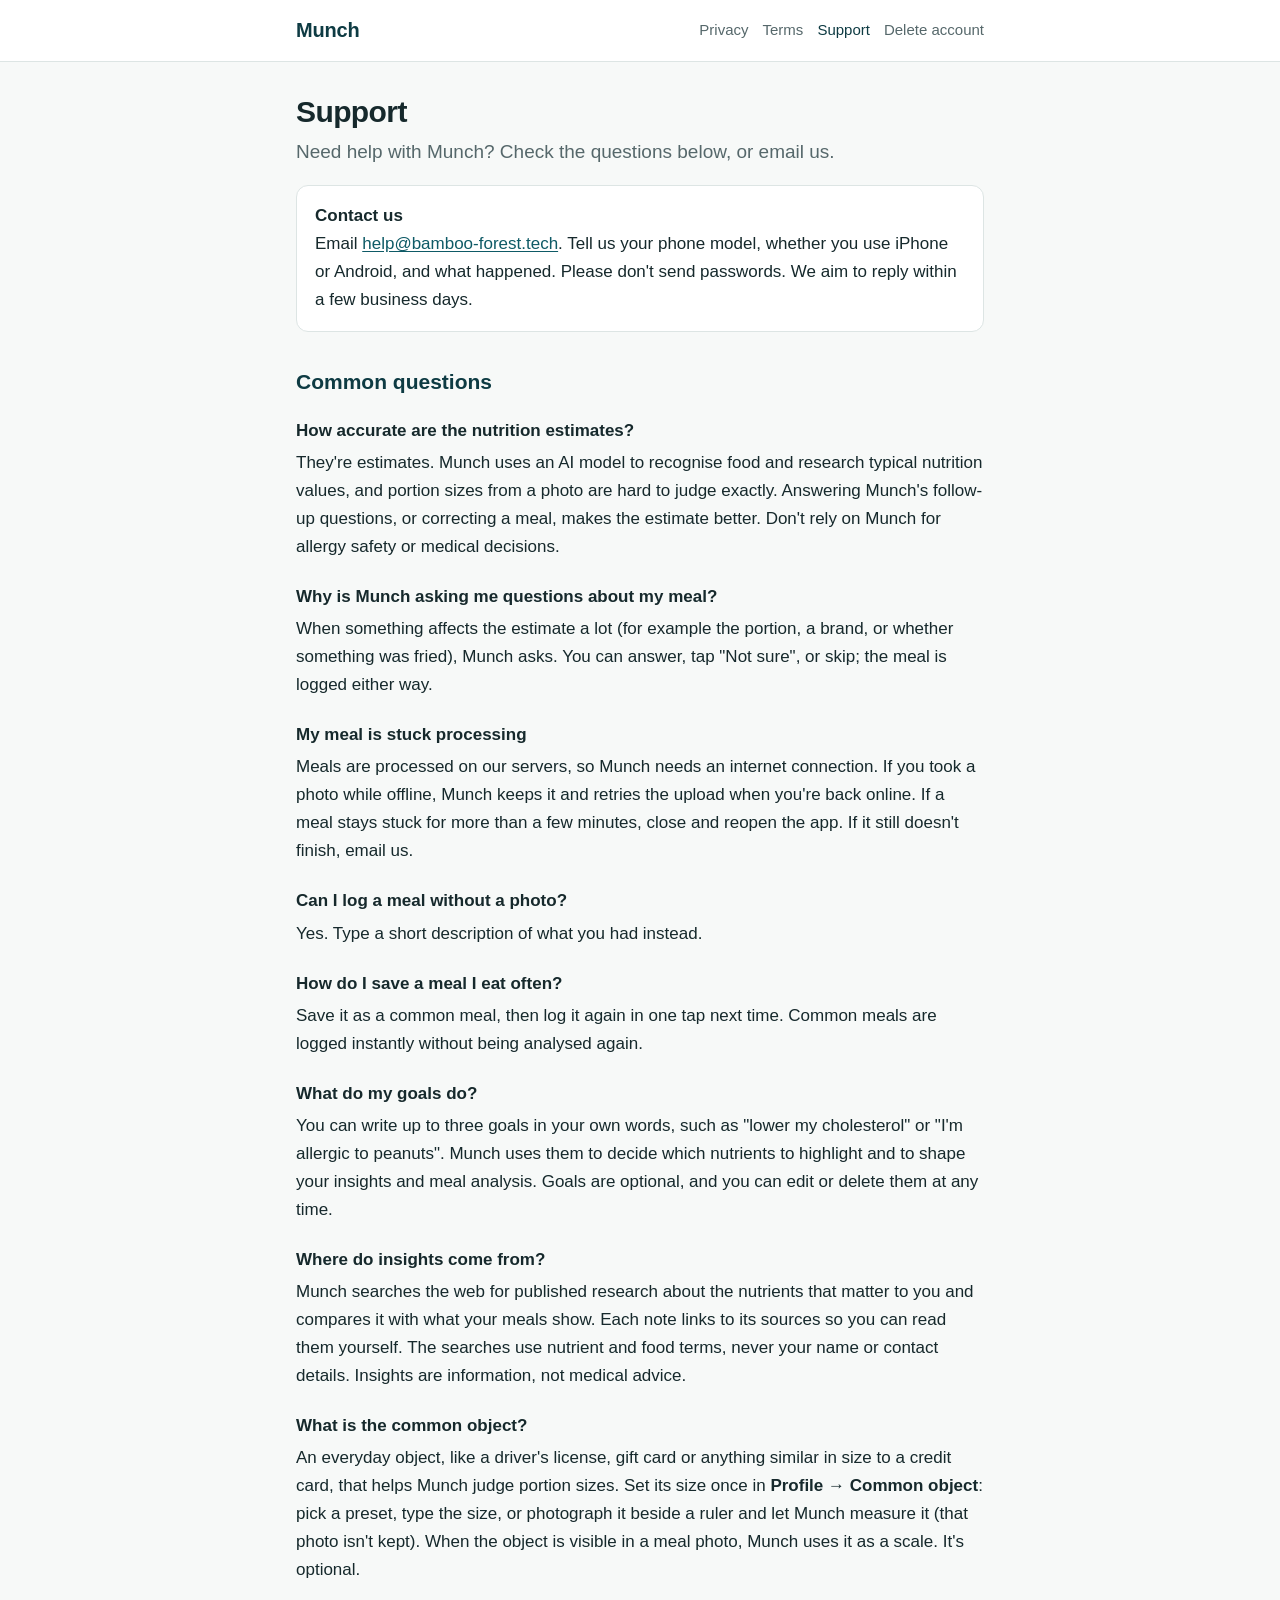
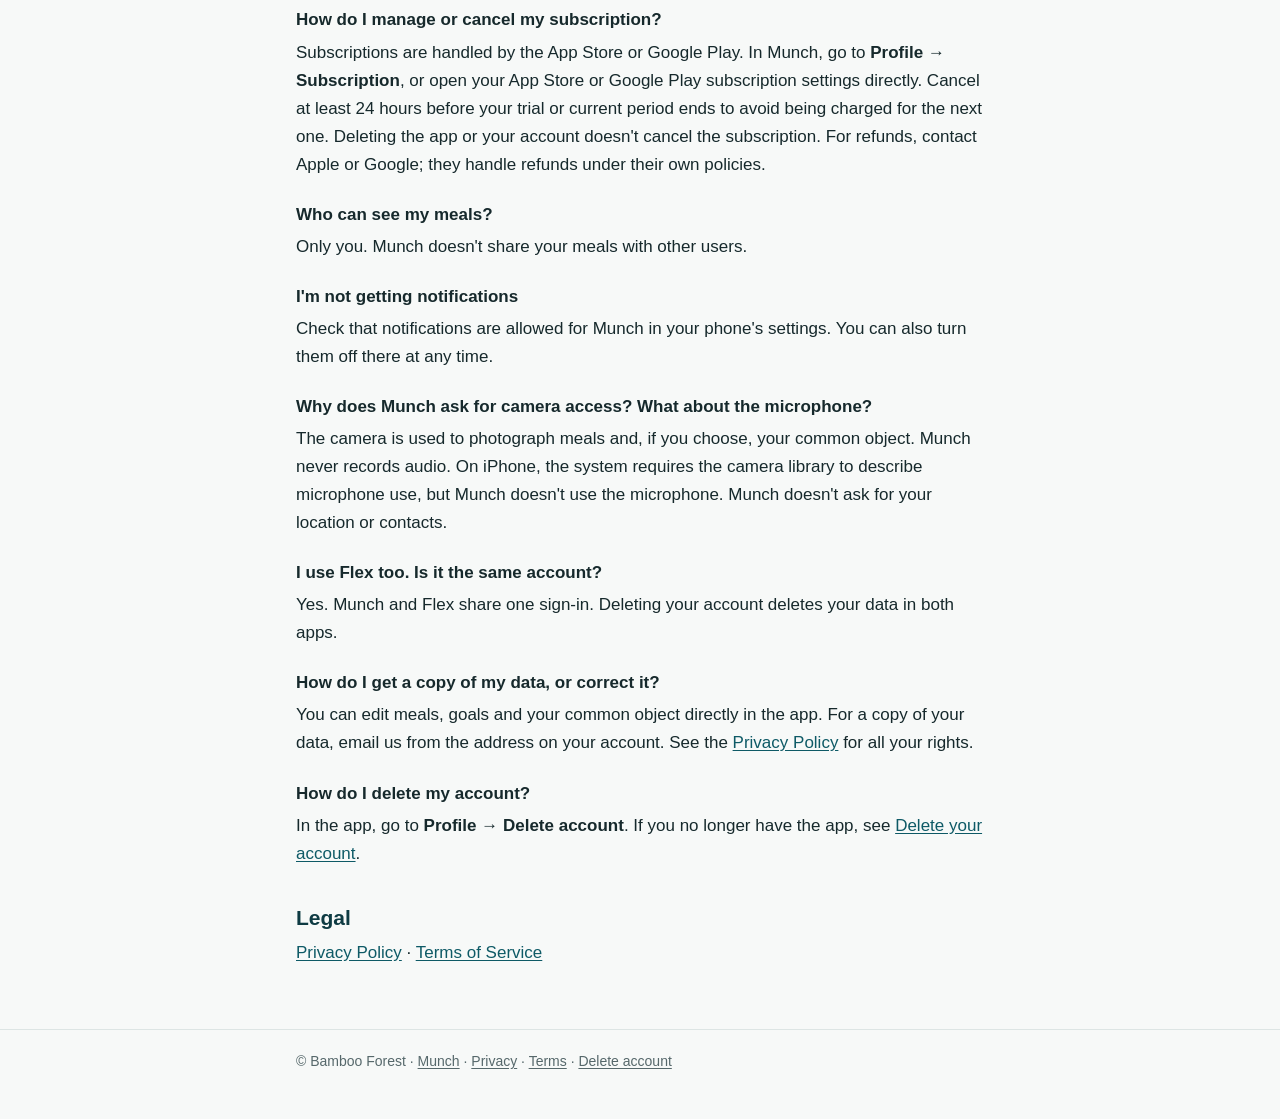
<file: support.html>
<!DOCTYPE html>
<html lang="en">
<head>
<meta charset="utf-8">
<meta name="viewport" content="width=device-width, initial-scale=1">
<title>Munch Support</title>
<meta name="description" content="Help with Munch: common questions and how to contact us.">
<meta name="color-scheme" content="light dark">
<link rel="stylesheet" href="style.css">
</head>
<body>
<header class="site"><div class="wrap">
  <a class="brand" href="index.html">Munch</a>
  <nav class="site"><a href="privacy.html">Privacy</a><a href="terms.html">Terms</a><a href="support.html" aria-current="page">Support</a><a href="delete-account.html">Delete account</a></nav>
</div></header>
<main><div class="wrap">
  <h1>Support</h1>
  <p class="lead">Need help with Munch? Check the questions below, or email us.</p>

  <div class="card">
    <p><strong>Contact us</strong><br>Email <a href="mailto:help@bamboo-forest.tech?subject=Munch%20support">help@bamboo-forest.tech</a>. Tell us your phone model, whether you use iPhone or Android, and what happened. Please don't send passwords. We aim to reply within a few business days.</p>
  </div>

  <h2>Common questions</h2>

  <h3>How accurate are the nutrition estimates?</h3>
  <p>They're estimates. Munch uses an AI model to recognise food and research typical nutrition values, and portion sizes from a photo are hard to judge exactly. Answering Munch's follow-up questions, or correcting a meal, makes the estimate better. Don't rely on Munch for allergy safety or medical decisions.</p>

  <h3>Why is Munch asking me questions about my meal?</h3>
  <p>When something affects the estimate a lot (for example the portion, a brand, or whether something was fried), Munch asks. You can answer, tap "Not sure", or skip; the meal is logged either way.</p>

  <h3>My meal is stuck processing</h3>
  <p>Meals are processed on our servers, so Munch needs an internet connection. If you took a photo while offline, Munch keeps it and retries the upload when you're back online. If a meal stays stuck for more than a few minutes, close and reopen the app. If it still doesn't finish, email us.</p>

  <h3>Can I log a meal without a photo?</h3>
  <p>Yes. Type a short description of what you had instead.</p>

  <h3>How do I save a meal I eat often?</h3>
  <p>Save it as a common meal, then log it again in one tap next time. Common meals are logged instantly without being analysed again.</p>

  <h3>What do my goals do?</h3>
  <p>You can write up to three goals in your own words, such as "lower my cholesterol" or "I'm allergic to peanuts". Munch uses them to decide which nutrients to highlight and to shape your insights and meal analysis. Goals are optional, and you can edit or delete them at any time.</p>

  <h3>Where do insights come from?</h3>
  <p>Munch searches the web for published research about the nutrients that matter to you and compares it with what your meals show. Each note links to its sources so you can read them yourself. The searches use nutrient and food terms, never your name or contact details. Insights are information, not medical advice.</p>

  <h3>What is the common object?</h3>
  <p>An everyday object, like a driver's license, gift card or anything similar in size to a credit card, that helps Munch judge portion sizes. Set its size once in <strong>Profile &rarr; Common object</strong>: pick a preset, type the size, or photograph it beside a ruler and let Munch measure it (that photo isn't kept). When the object is visible in a meal photo, Munch uses it as a scale. It's optional.</p>

  <h3>How do I manage or cancel my subscription?</h3>
  <p>Subscriptions are handled by the App Store or Google Play. In Munch, go to <strong>Profile &rarr; Subscription</strong>, or open your App Store or Google Play subscription settings directly. Cancel at least 24 hours before your trial or current period ends to avoid being charged for the next one. Deleting the app or your account doesn't cancel the subscription. For refunds, contact Apple or Google; they handle refunds under their own policies.</p>

  <h3>Who can see my meals?</h3>
  <p>Only you. Munch doesn't share your meals with other users.</p>

  <h3>I'm not getting notifications</h3>
  <p>Check that notifications are allowed for Munch in your phone's settings. You can also turn them off there at any time.</p>

  <h3>Why does Munch ask for camera access? What about the microphone?</h3>
  <p>The camera is used to photograph meals and, if you choose, your common object. Munch never records audio. On iPhone, the system requires the camera library to describe microphone use, but Munch doesn't use the microphone. Munch doesn't ask for your location or contacts.</p>

  <h3>I use Flex too. Is it the same account?</h3>
  <p>Yes. Munch and Flex share one sign-in. Deleting your account deletes your data in both apps.</p>

  <h3>How do I get a copy of my data, or correct it?</h3>
  <p>You can edit meals, goals and your common object directly in the app. For a copy of your data, email us from the address on your account. See the <a href="privacy.html">Privacy Policy</a> for all your rights.</p>

  <h3>How do I delete my account?</h3>
  <p>In the app, go to <strong>Profile &rarr; Delete account</strong>. If you no longer have the app, see <a href="delete-account.html">Delete your account</a>.</p>

  <h2>Legal</h2>
  <p><a href="privacy.html">Privacy Policy</a> &middot; <a href="terms.html">Terms of Service</a></p>
</div></main>
<footer class="site"><div class="wrap">
  <p>&copy; Bamboo Forest &middot; <a href="index.html">Munch</a> &middot; <a href="privacy.html">Privacy</a> &middot; <a href="terms.html">Terms</a> &middot; <a href="delete-account.html">Delete account</a></p>
</div></footer>
</body>
</html>
</file>
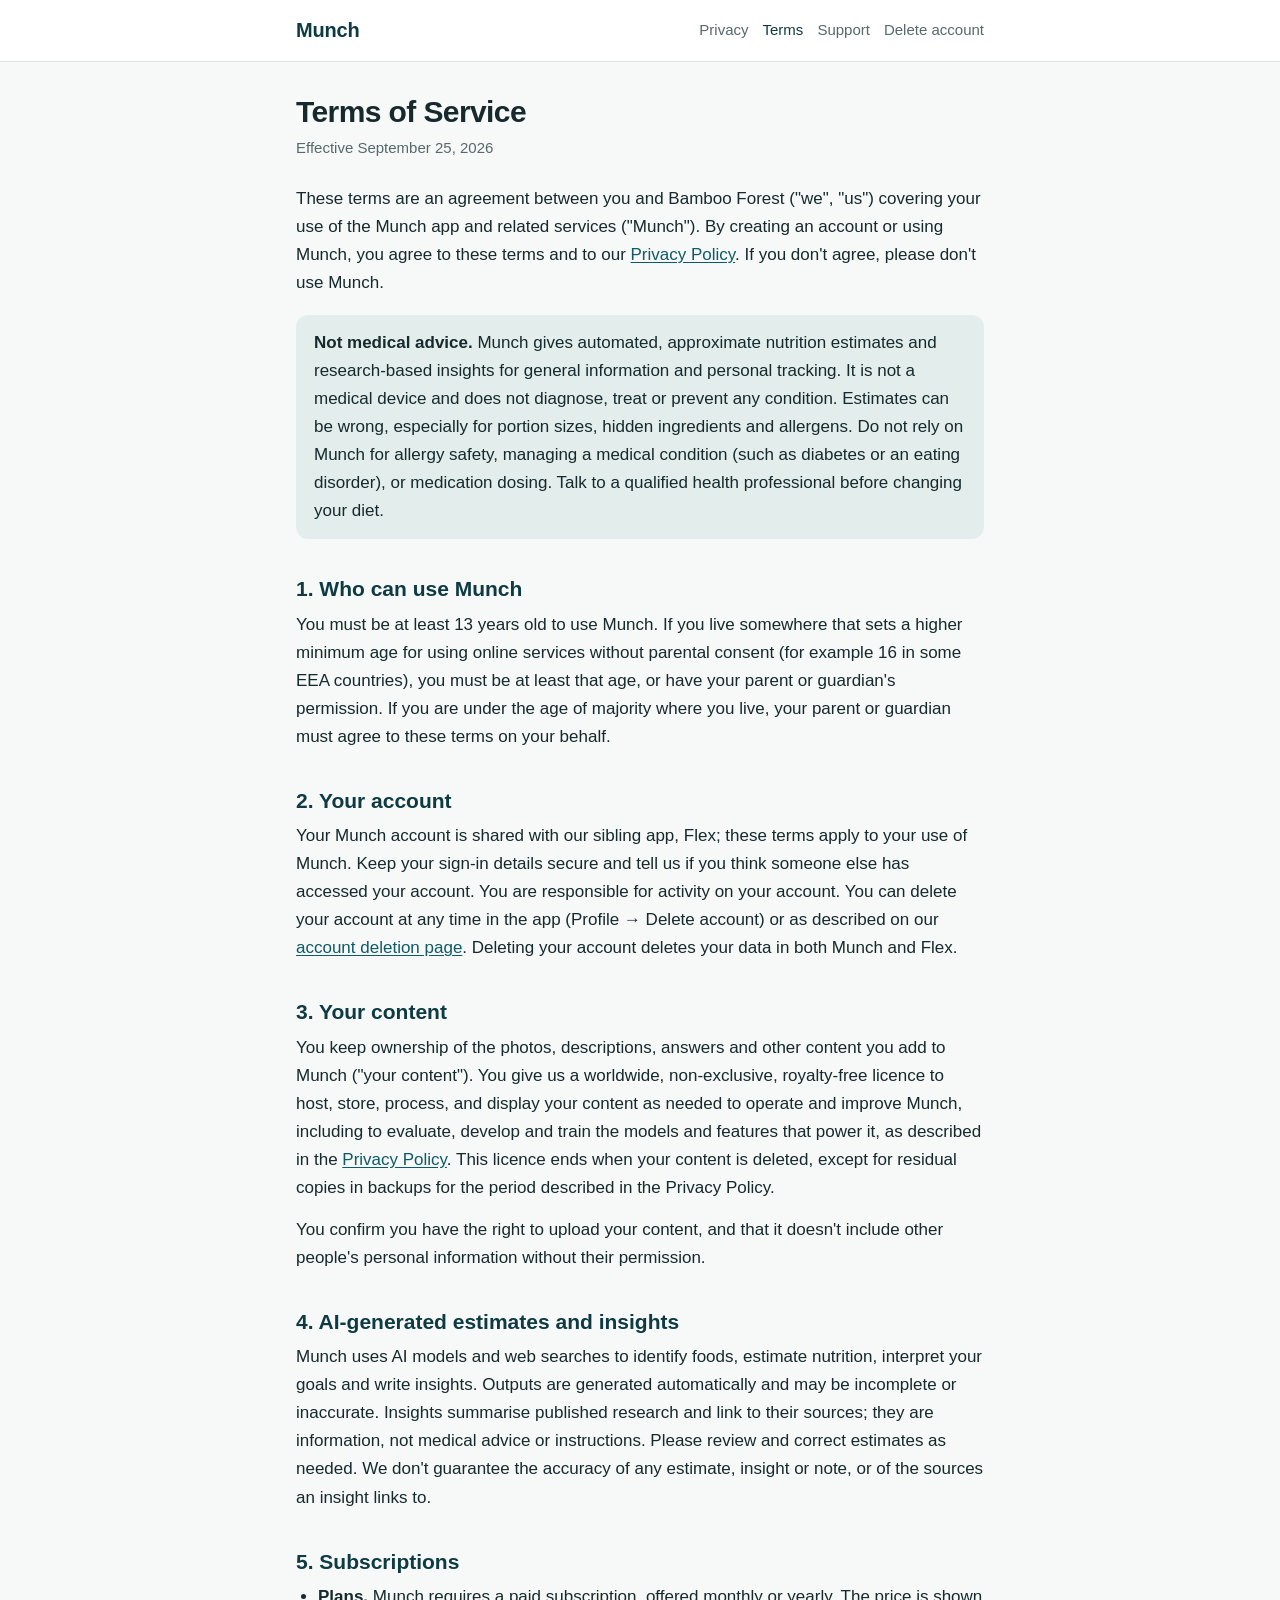
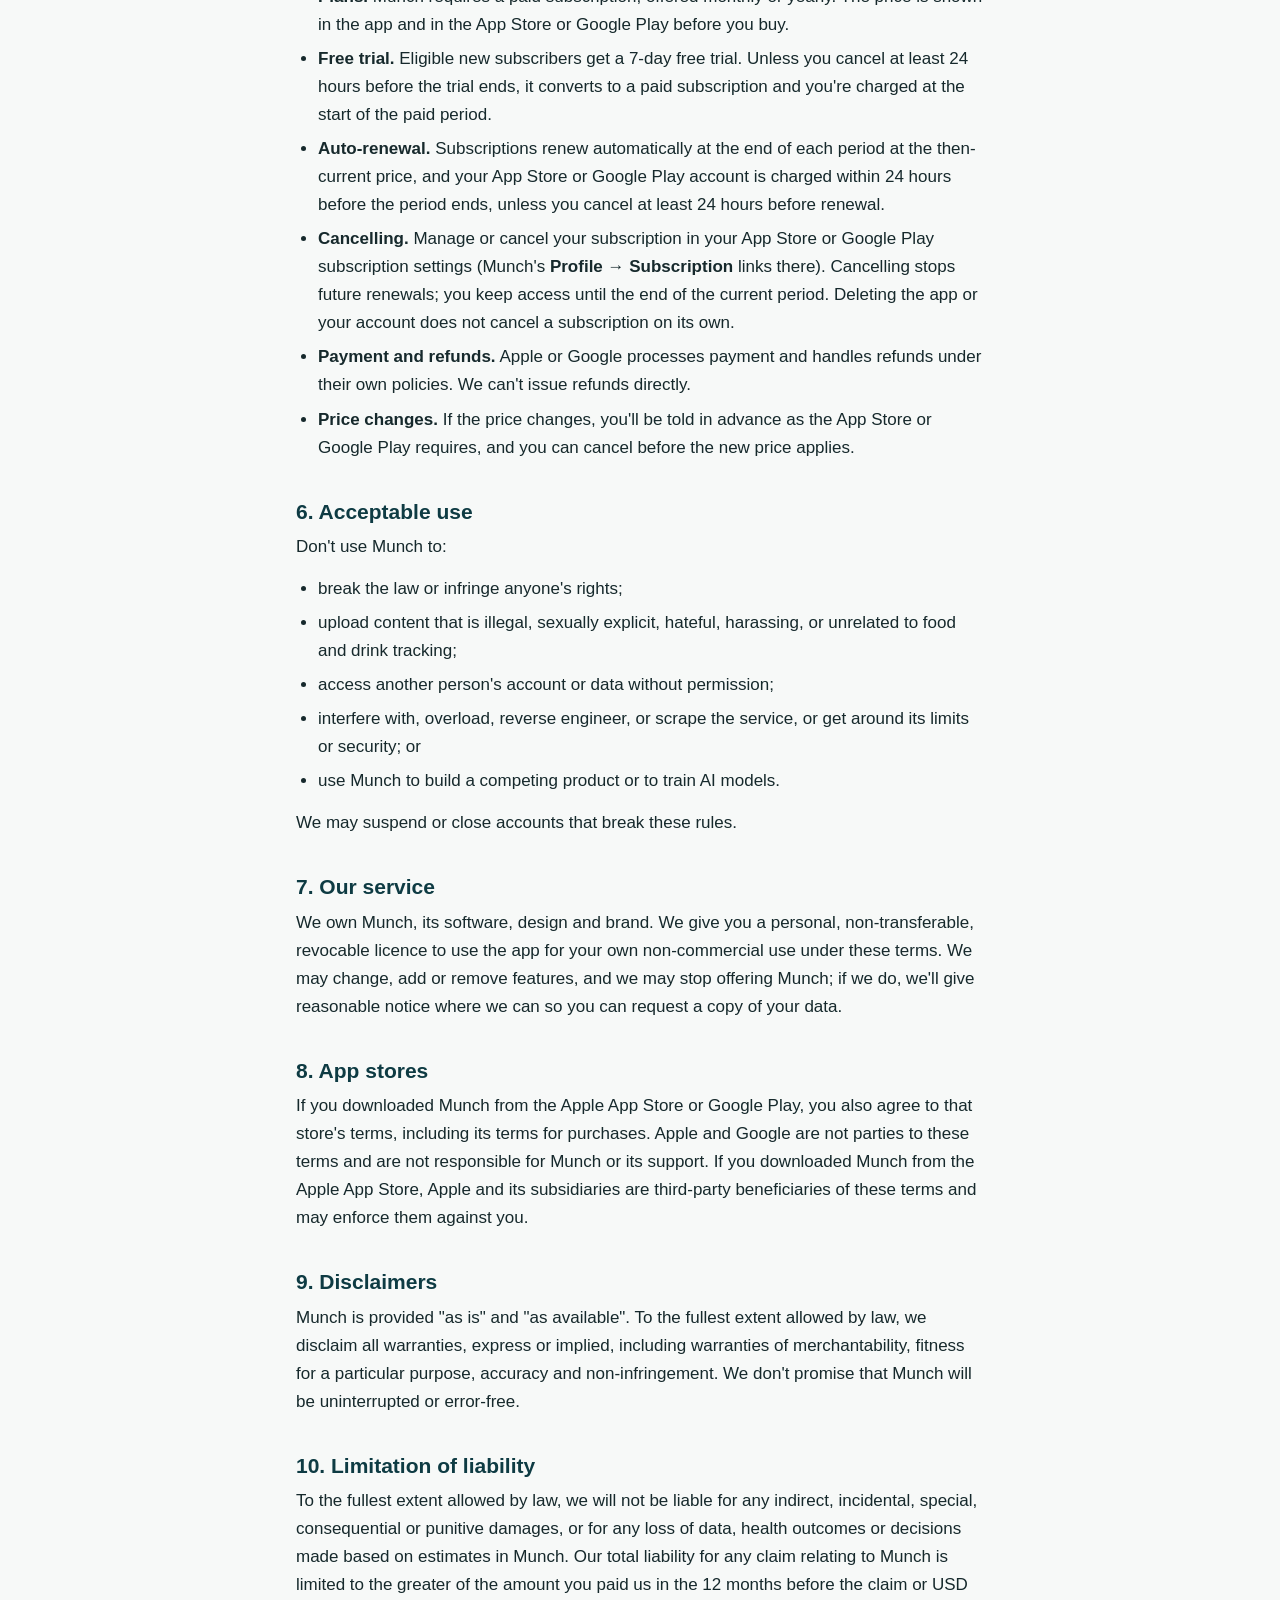
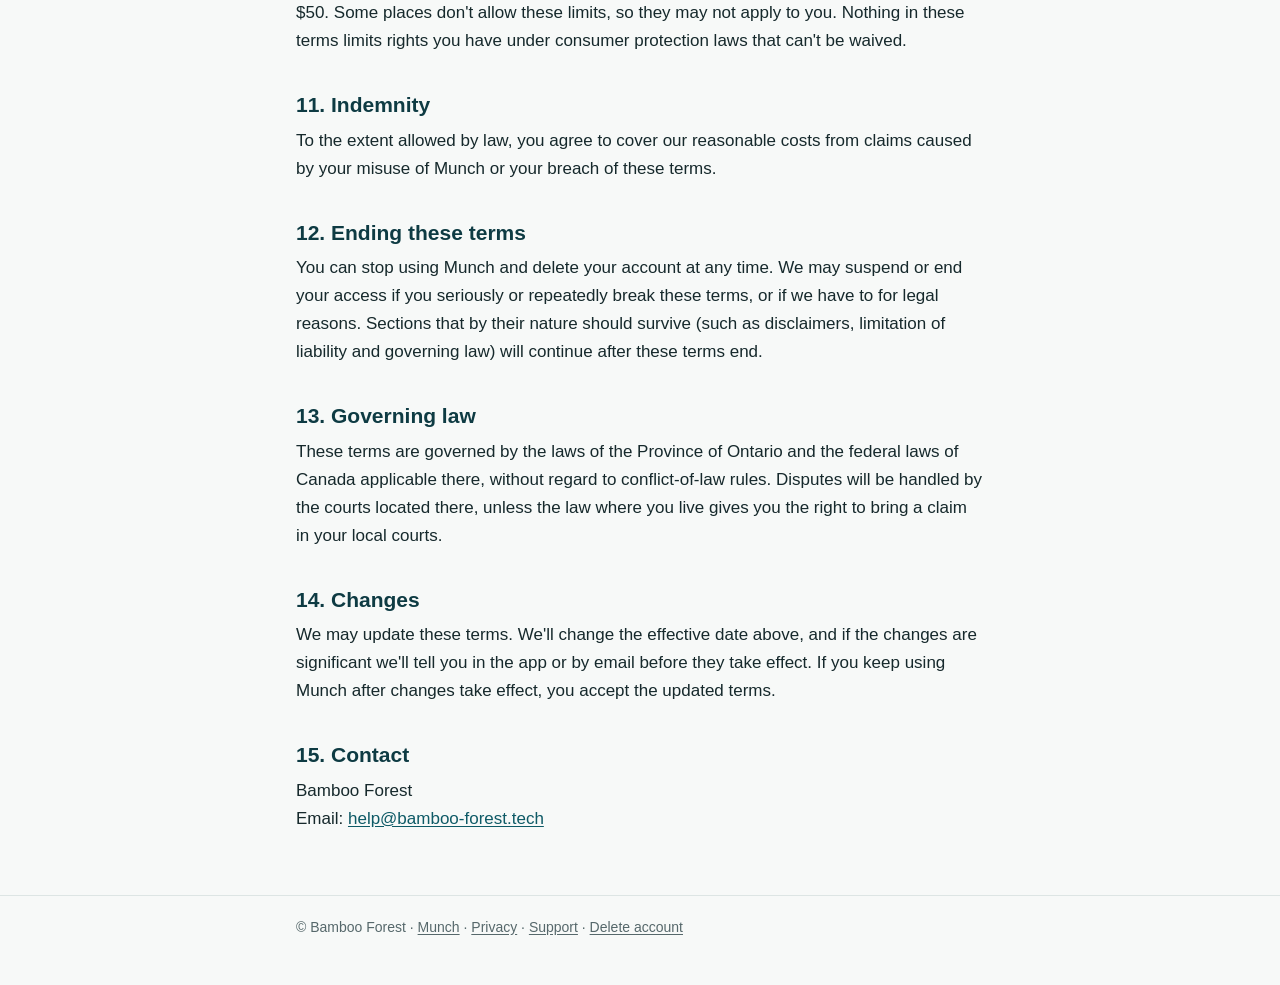
<file: terms.html>
<!DOCTYPE html>
<html lang="en">
<head>
<meta charset="utf-8">
<meta name="viewport" content="width=device-width, initial-scale=1">
<title>Munch Terms of Service</title>
<meta name="description" content="The terms that apply when you use the Munch app.">
<meta name="color-scheme" content="light dark">
<link rel="stylesheet" href="style.css">
</head>
<body>
<header class="site"><div class="wrap">
  <a class="brand" href="index.html">Munch</a>
  <nav class="site"><a href="privacy.html">Privacy</a><a href="terms.html" aria-current="page">Terms</a><a href="support.html">Support</a><a href="delete-account.html">Delete account</a></nav>
</div></header>
<main><div class="wrap">
  <h1>Terms of Service</h1>
  <p class="meta">Effective September 25, 2026</p>

  <p>These terms are an agreement between you and Bamboo Forest ("we", "us") covering your use of the Munch app and related services ("Munch"). By creating an account or using Munch, you agree to these terms and to our <a href="privacy.html">Privacy Policy</a>. If you don't agree, please don't use Munch.</p>

  <div class="callout">
    <p><strong>Not medical advice.</strong> Munch gives automated, approximate nutrition estimates and research-based insights for general information and personal tracking. It is not a medical device and does not diagnose, treat or prevent any condition. Estimates can be wrong, especially for portion sizes, hidden ingredients and allergens. Do not rely on Munch for allergy safety, managing a medical condition (such as diabetes or an eating disorder), or medication dosing. Talk to a qualified health professional before changing your diet.</p>
  </div>

  <h2>1. Who can use Munch</h2>
  <p>You must be at least 13 years old to use Munch. If you live somewhere that sets a higher minimum age for using online services without parental consent (for example 16 in some EEA countries), you must be at least that age, or have your parent or guardian's permission. If you are under the age of majority where you live, your parent or guardian must agree to these terms on your behalf.</p>

  <h2>2. Your account</h2>
  <p>Your Munch account is shared with our sibling app, Flex; these terms apply to your use of Munch. Keep your sign-in details secure and tell us if you think someone else has accessed your account. You are responsible for activity on your account. You can delete your account at any time in the app (Profile &rarr; Delete account) or as described on our <a href="delete-account.html">account deletion page</a>. Deleting your account deletes your data in both Munch and Flex.</p>

  <h2>3. Your content</h2>
  <p>You keep ownership of the photos, descriptions, answers and other content you add to Munch ("your content"). You give us a worldwide, non-exclusive, royalty-free licence to host, store, process, and display your content as needed to operate and improve Munch, including to evaluate, develop and train the models and features that power it, as described in the <a href="privacy.html">Privacy Policy</a>. This licence ends when your content is deleted, except for residual copies in backups for the period described in the Privacy Policy.</p>
  <p>You confirm you have the right to upload your content, and that it doesn't include other people's personal information without their permission.</p>

  <h2>4. AI-generated estimates and insights</h2>
  <p>Munch uses AI models and web searches to identify foods, estimate nutrition, interpret your goals and write insights. Outputs are generated automatically and may be incomplete or inaccurate. Insights summarise published research and link to their sources; they are information, not medical advice or instructions. Please review and correct estimates as needed. We don't guarantee the accuracy of any estimate, insight or note, or of the sources an insight links to.</p>

  <h2>5. Subscriptions</h2>
  <ul>
    <li><strong>Plans.</strong> Munch requires a paid subscription, offered monthly or yearly. The price is shown in the app and in the App Store or Google Play before you buy.</li>
    <li><strong>Free trial.</strong> Eligible new subscribers get a 7-day free trial. Unless you cancel at least 24 hours before the trial ends, it converts to a paid subscription and you're charged at the start of the paid period.</li>
    <li><strong>Auto-renewal.</strong> Subscriptions renew automatically at the end of each period at the then-current price, and your App Store or Google Play account is charged within 24 hours before the period ends, unless you cancel at least 24 hours before renewal.</li>
    <li><strong>Cancelling.</strong> Manage or cancel your subscription in your App Store or Google Play subscription settings (Munch's <strong>Profile &rarr; Subscription</strong> links there). Cancelling stops future renewals; you keep access until the end of the current period. Deleting the app or your account does not cancel a subscription on its own.</li>
    <li><strong>Payment and refunds.</strong> Apple or Google processes payment and handles refunds under their own policies. We can't issue refunds directly.</li>
    <li><strong>Price changes.</strong> If the price changes, you'll be told in advance as the App Store or Google Play requires, and you can cancel before the new price applies.</li>
  </ul>

  <h2>6. Acceptable use</h2>
  <p>Don't use Munch to:</p>
  <ul>
    <li>break the law or infringe anyone's rights;</li>
    <li>upload content that is illegal, sexually explicit, hateful, harassing, or unrelated to food and drink tracking;</li>
    <li>access another person's account or data without permission;</li>
    <li>interfere with, overload, reverse engineer, or scrape the service, or get around its limits or security; or</li>
    <li>use Munch to build a competing product or to train AI models.</li>
  </ul>
  <p>We may suspend or close accounts that break these rules.</p>

  <h2>7. Our service</h2>
  <p>We own Munch, its software, design and brand. We give you a personal, non-transferable, revocable licence to use the app for your own non-commercial use under these terms. We may change, add or remove features, and we may stop offering Munch; if we do, we'll give reasonable notice where we can so you can request a copy of your data.</p>

  <h2>8. App stores</h2>
  <p>If you downloaded Munch from the Apple App Store or Google Play, you also agree to that store's terms, including its terms for purchases. Apple and Google are not parties to these terms and are not responsible for Munch or its support. If you downloaded Munch from the Apple App Store, Apple and its subsidiaries are third-party beneficiaries of these terms and may enforce them against you.</p>

  <h2>9. Disclaimers</h2>
  <p>Munch is provided "as is" and "as available". To the fullest extent allowed by law, we disclaim all warranties, express or implied, including warranties of merchantability, fitness for a particular purpose, accuracy and non-infringement. We don't promise that Munch will be uninterrupted or error-free.</p>

  <h2>10. Limitation of liability</h2>
  <p>To the fullest extent allowed by law, we will not be liable for any indirect, incidental, special, consequential or punitive damages, or for any loss of data, health outcomes or decisions made based on estimates in Munch. Our total liability for any claim relating to Munch is limited to the greater of the amount you paid us in the 12 months before the claim or USD $50. Some places don't allow these limits, so they may not apply to you. Nothing in these terms limits rights you have under consumer protection laws that can't be waived.</p>

  <h2>11. Indemnity</h2>
  <p>To the extent allowed by law, you agree to cover our reasonable costs from claims caused by your misuse of Munch or your breach of these terms.</p>

  <h2>12. Ending these terms</h2>
  <p>You can stop using Munch and delete your account at any time. We may suspend or end your access if you seriously or repeatedly break these terms, or if we have to for legal reasons. Sections that by their nature should survive (such as disclaimers, limitation of liability and governing law) will continue after these terms end.</p>

  <h2>13. Governing law</h2>
  <p>These terms are governed by the laws of the Province of Ontario and the federal laws of Canada applicable there, without regard to conflict-of-law rules. Disputes will be handled by the courts located there, unless the law where you live gives you the right to bring a claim in your local courts.</p>

  <h2>14. Changes</h2>
  <p>We may update these terms. We'll change the effective date above, and if the changes are significant we'll tell you in the app or by email before they take effect. If you keep using Munch after changes take effect, you accept the updated terms.</p>

  <h2>15. Contact</h2>
  <p>Bamboo Forest<br>Email: <a href="mailto:help@bamboo-forest.tech">help@bamboo-forest.tech</a></p>
</div></main>
<footer class="site"><div class="wrap">
  <p>&copy; Bamboo Forest &middot; <a href="index.html">Munch</a> &middot; <a href="privacy.html">Privacy</a> &middot; <a href="support.html">Support</a> &middot; <a href="delete-account.html">Delete account</a></p>
</div></footer>
</body>
</html>
</file>
<file: style.css>
/* Munch legal & support pages. One shared stylesheet, no JS, no web fonts. */
:root {
  --bg: #f7f9f8;
  --surface: #ffffff;
  --text: #16292c;
  --muted: #56686b;
  --border: #dde5e4;
  --accent: #0e3b43;
  --accent-soft: #e3eeec;
  --link: #0e5a66;
  color-scheme: light dark;
}
@media (prefers-color-scheme: dark) {
  :root {
    --bg: #0c1a1d;
    --surface: #122428;
    --text: #e6eeed;
    --muted: #9fb2b1;
    --border: #23393d;
    --accent: #7fc4c4;
    --accent-soft: #173136;
    --link: #8fd3d0;
  }
}
* { box-sizing: border-box; }
html { -webkit-text-size-adjust: 100%; }
body {
  margin: 0;
  background: var(--bg);
  color: var(--text);
  font: 17px/1.65 -apple-system, BlinkMacSystemFont, "Segoe UI", Roboto, "Helvetica Neue", Arial, sans-serif;
}
.wrap { max-width: 720px; margin: 0 auto; padding: 0 16px; }
header.site { border-bottom: 1px solid var(--border); background: var(--surface); }
header.site .wrap { display: flex; flex-wrap: wrap; align-items: center; justify-content: space-between; gap: 8px 20px; padding-top: 14px; padding-bottom: 14px; }
.brand { font-weight: 700; font-size: 20px; color: var(--accent); text-decoration: none; letter-spacing: -0.01em; }
nav.site a { color: var(--muted); text-decoration: none; font-size: 15px; margin-right: 14px; }
nav.site a:last-child { margin-right: 0; }
nav.site a:hover, nav.site a[aria-current="page"] { color: var(--accent); }
main { padding: 32px 0 48px; }
h1 { font-size: 30px; line-height: 1.2; margin: 0 0 6px; letter-spacing: -0.02em; }
h2 { font-size: 21px; line-height: 1.3; margin: 36px 0 8px; color: var(--accent); }
h3 { font-size: 17px; margin: 22px 0 4px; }
p, ul, ol, table { margin: 0 0 14px; }
ul, ol { padding-left: 22px; }
li { margin-bottom: 6px; }
a { color: var(--link); text-underline-offset: 2px; }
.meta { color: var(--muted); font-size: 15px; margin-bottom: 24px; }
.lead { font-size: 19px; color: var(--muted); }
.card { background: var(--surface); border: 1px solid var(--border); border-radius: 12px; padding: 16px 18px; margin: 18px 0; }
.callout { background: var(--accent-soft); border-radius: 12px; padding: 14px 18px; margin: 18px 0; }
.callout p:last-child, .card p:last-child, .card ul:last-child { margin-bottom: 0; }
.table-scroll { overflow-x: auto; -webkit-overflow-scrolling: touch; margin: 0 0 14px; }
table { border-collapse: collapse; width: 100%; font-size: 15px; }
th, td { text-align: left; vertical-align: top; padding: 9px 10px; border-bottom: 1px solid var(--border); }
th { color: var(--muted); font-weight: 600; }
.hero { padding: 24px 0 8px; }
.hero h1 { font-size: 40px; }
.tagline { font-size: 22px; color: var(--accent); font-weight: 600; margin: 0 0 16px; }
.links { list-style: none; padding: 0; display: grid; gap: 10px; }
.links a { display: block; background: var(--surface); border: 1px solid var(--border); border-radius: 12px; padding: 14px 16px; text-decoration: none; color: var(--text); }
.links a strong { color: var(--accent); display: block; }
.links a span { color: var(--muted); font-size: 15px; }
footer.site { border-top: 1px solid var(--border); color: var(--muted); font-size: 14px; padding: 20px 0 32px; }
footer.site a { color: var(--muted); }
@media (max-width: 480px) {
  body { font-size: 16px; }
  h1 { font-size: 26px; }
  .hero h1 { font-size: 34px; }
}
</file>
